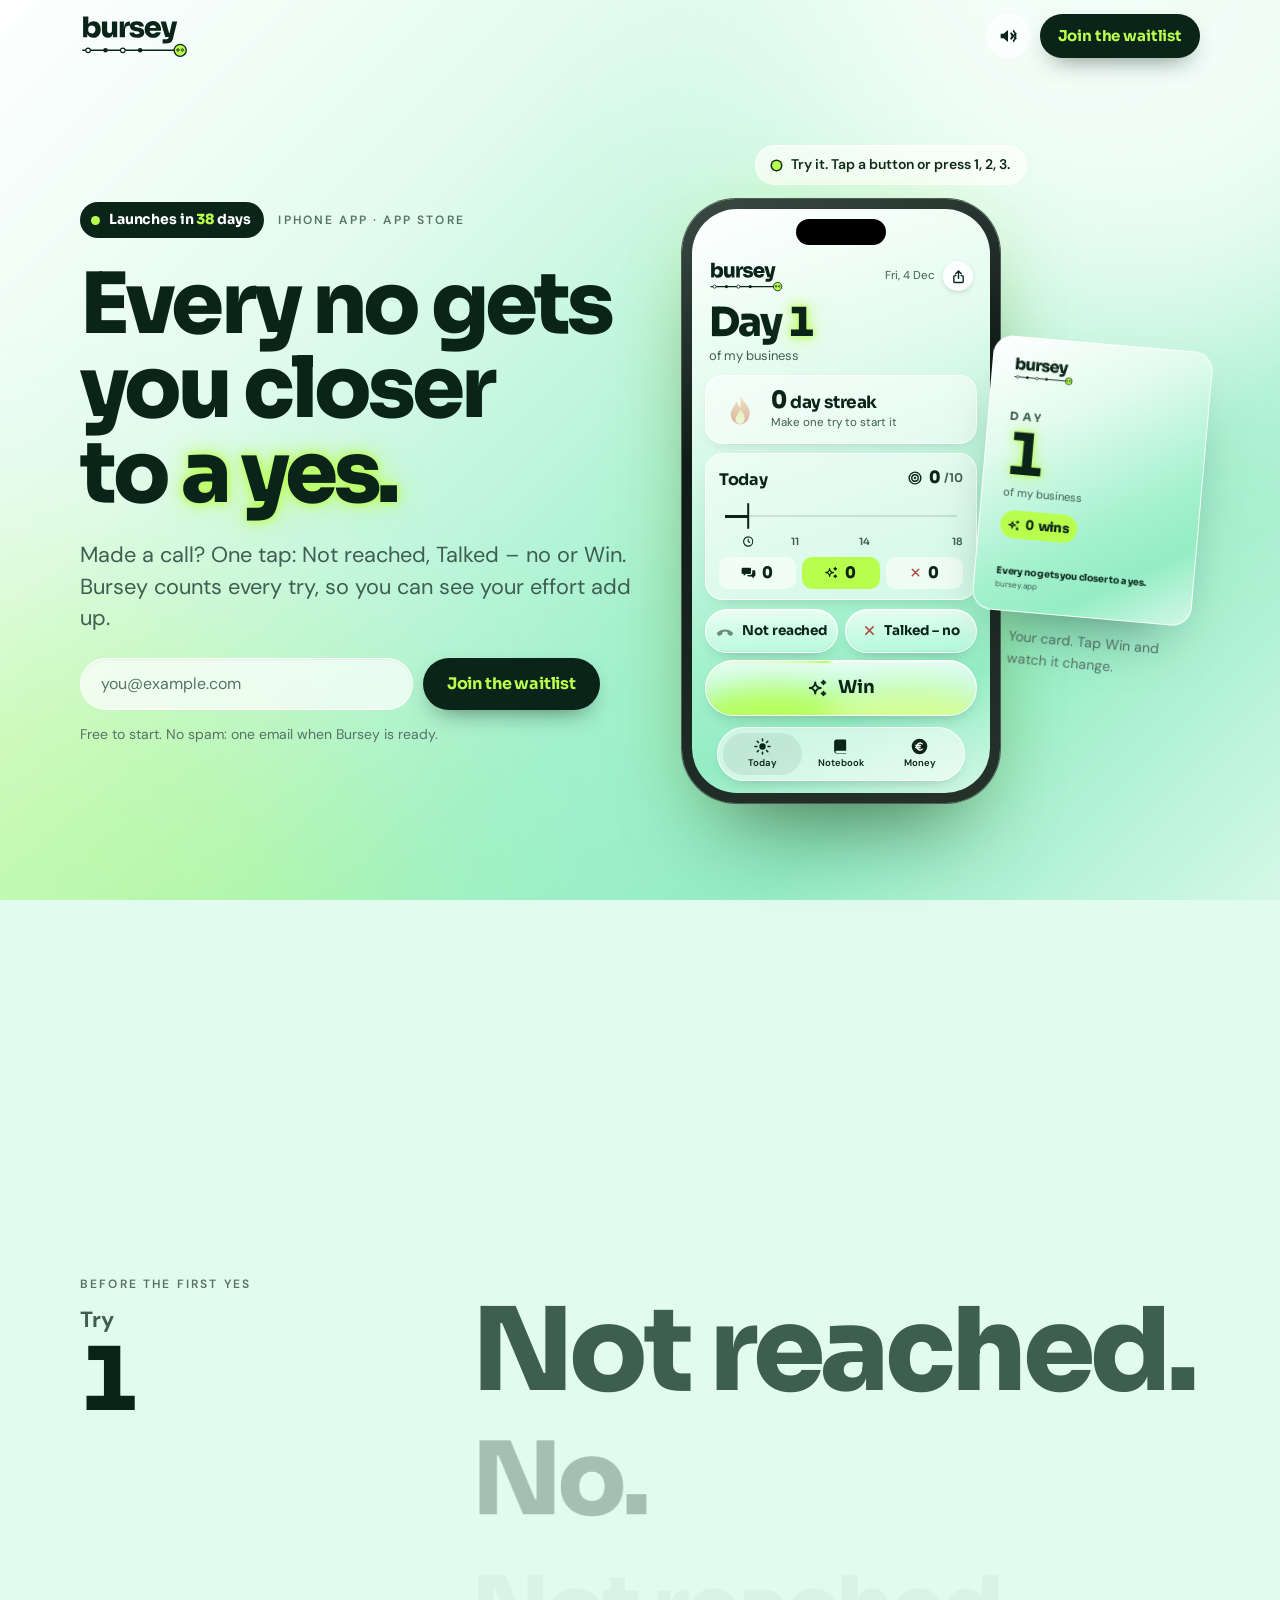
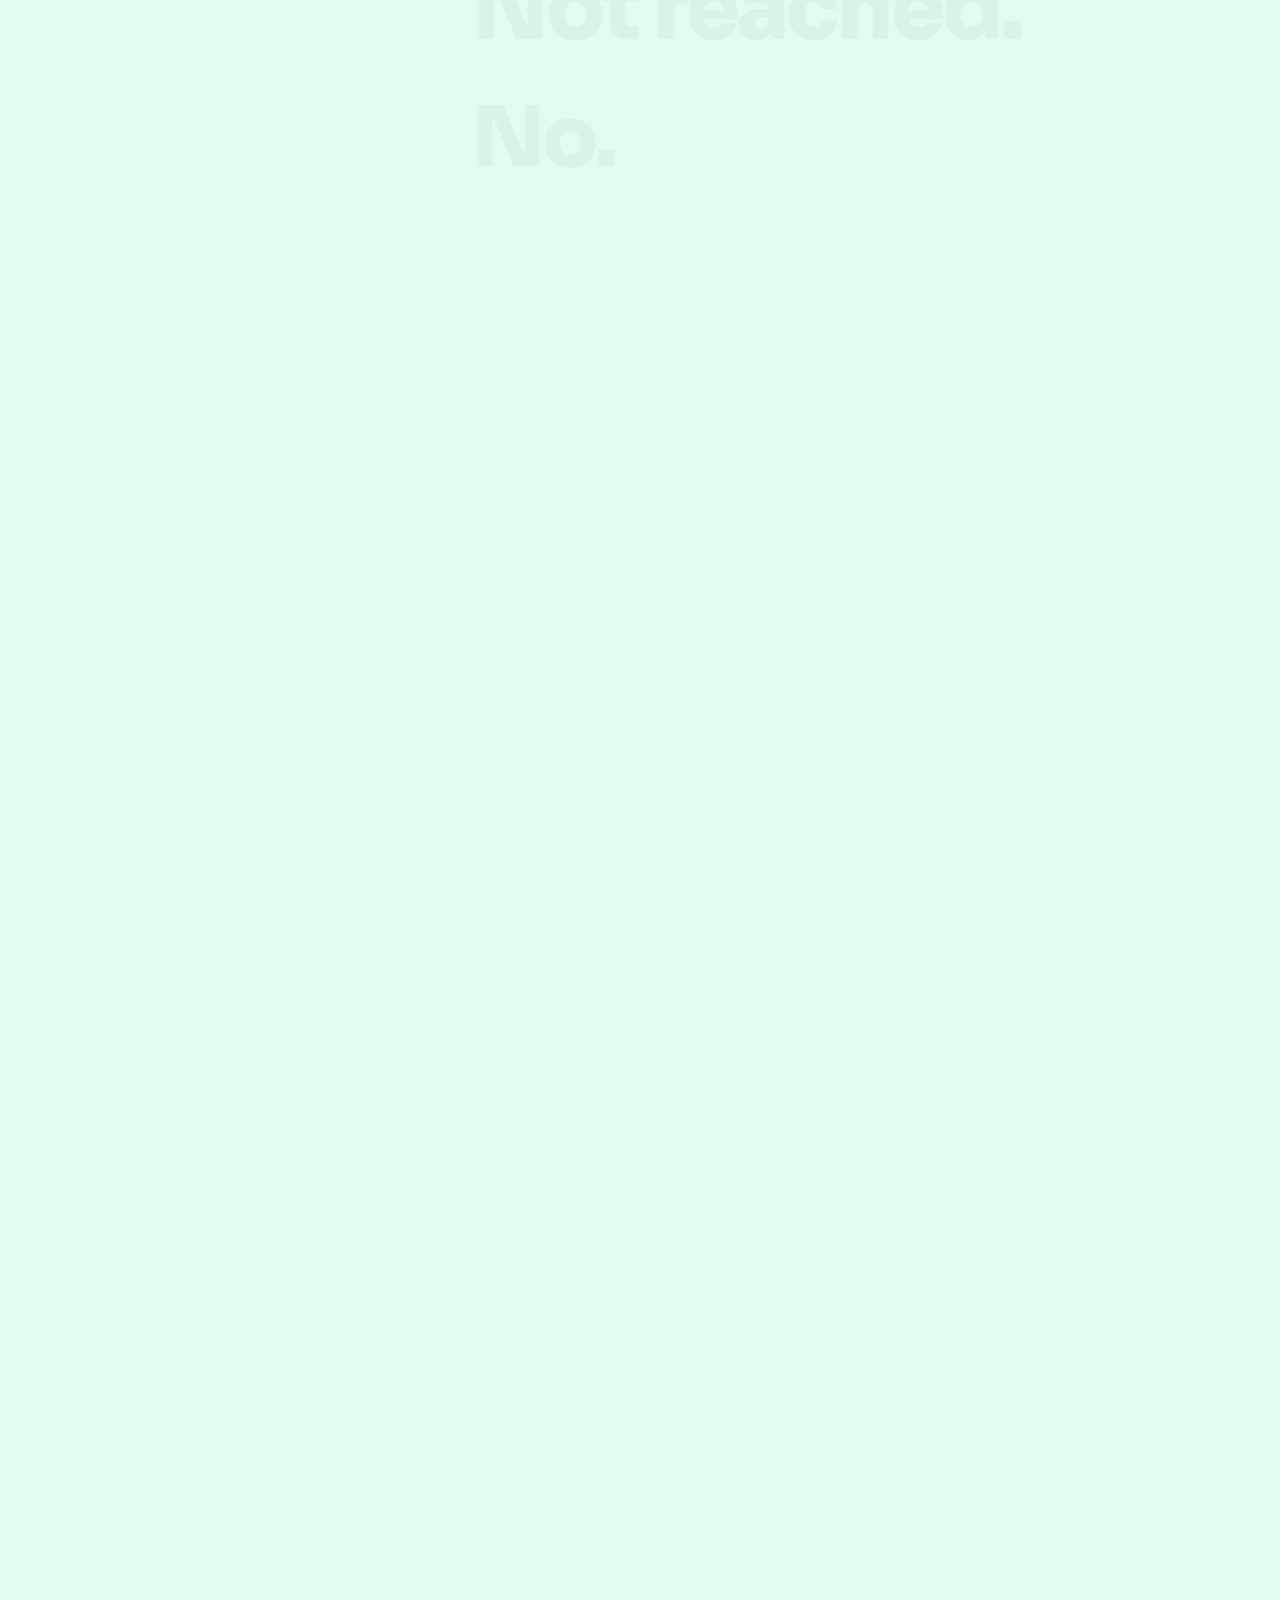
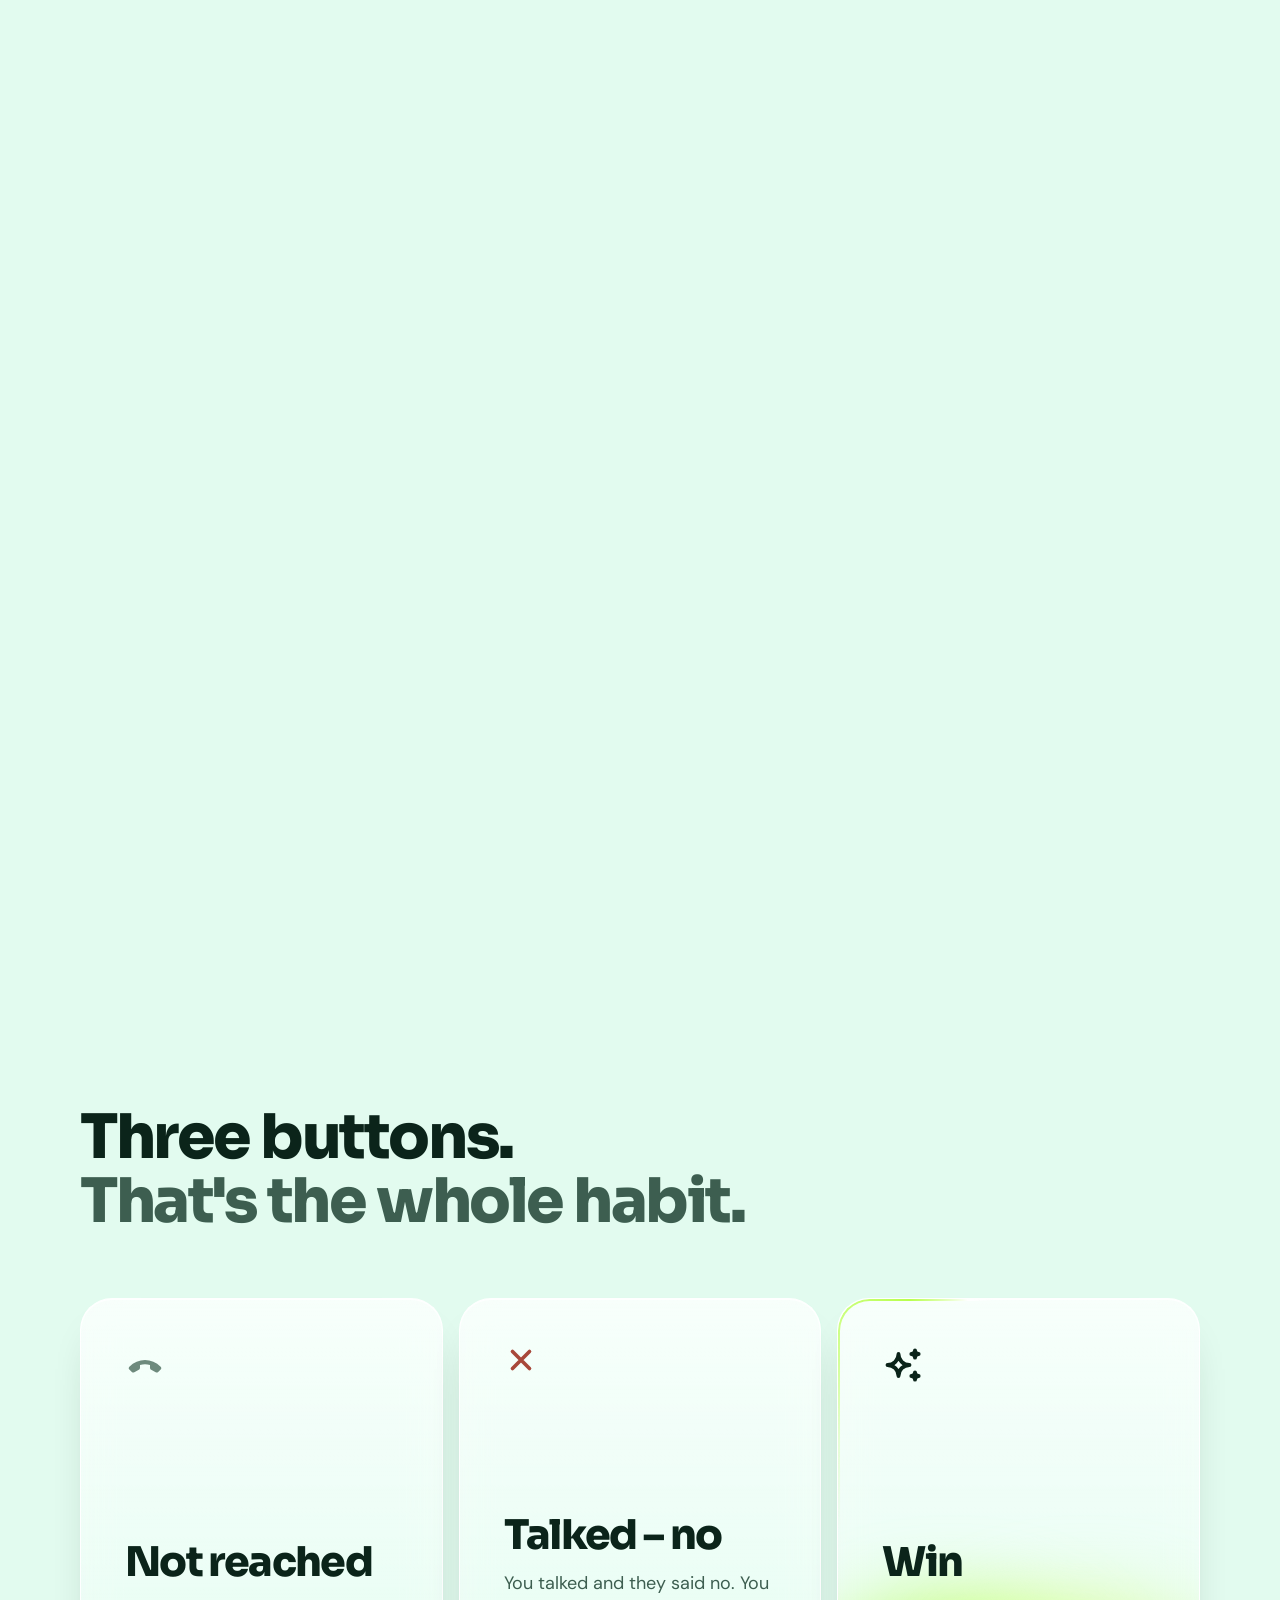
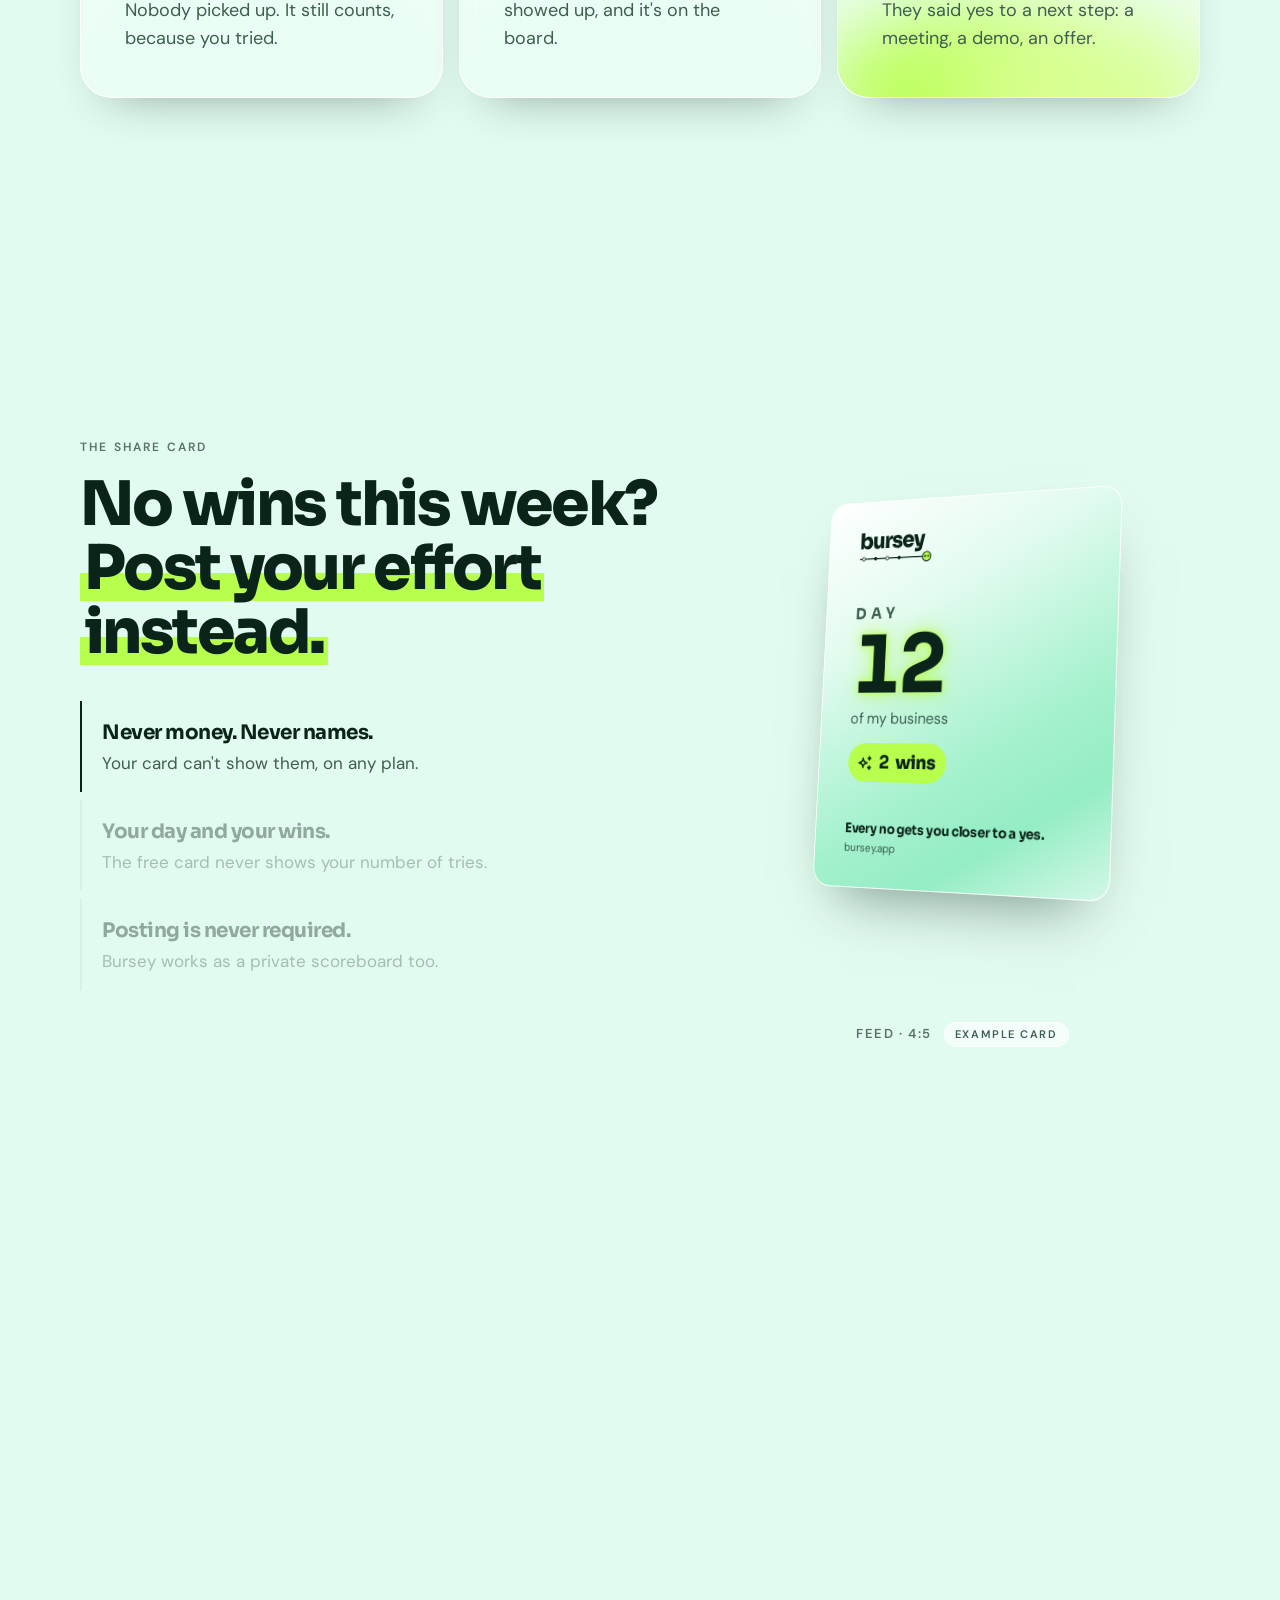
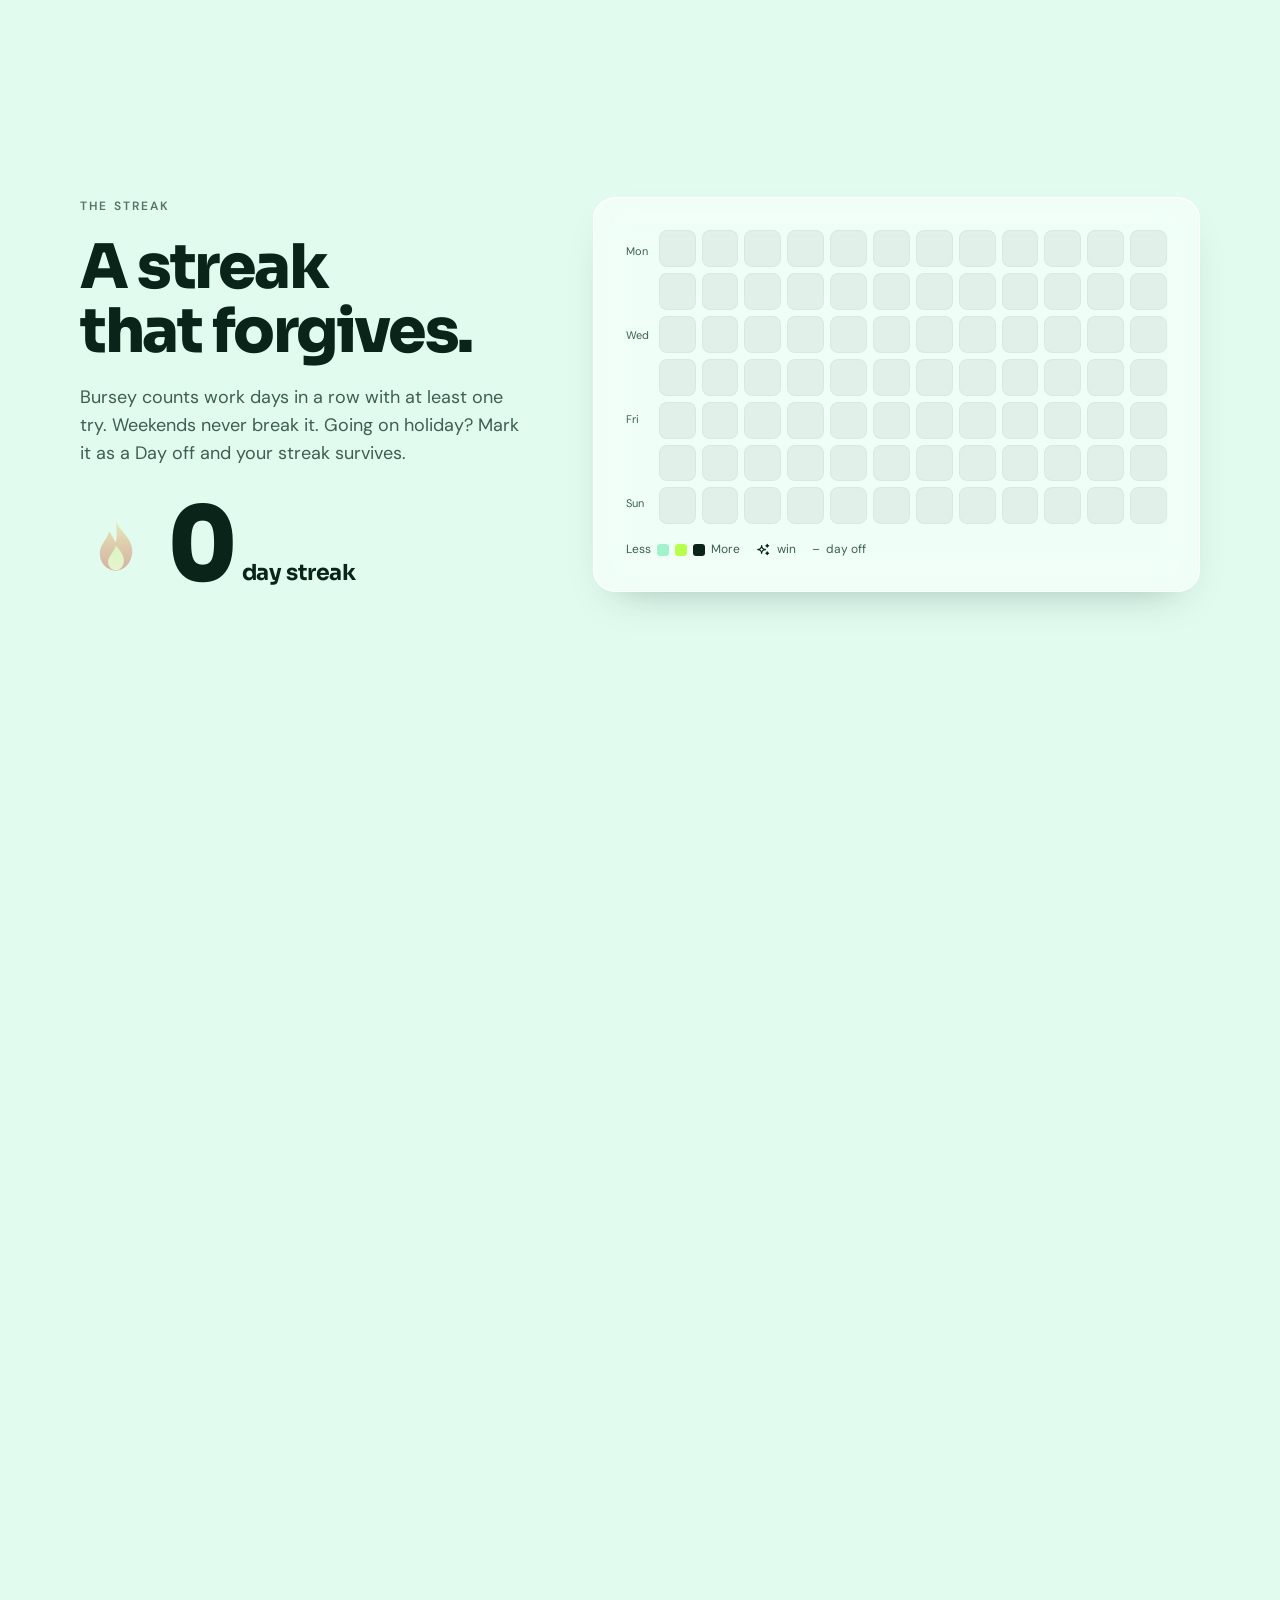
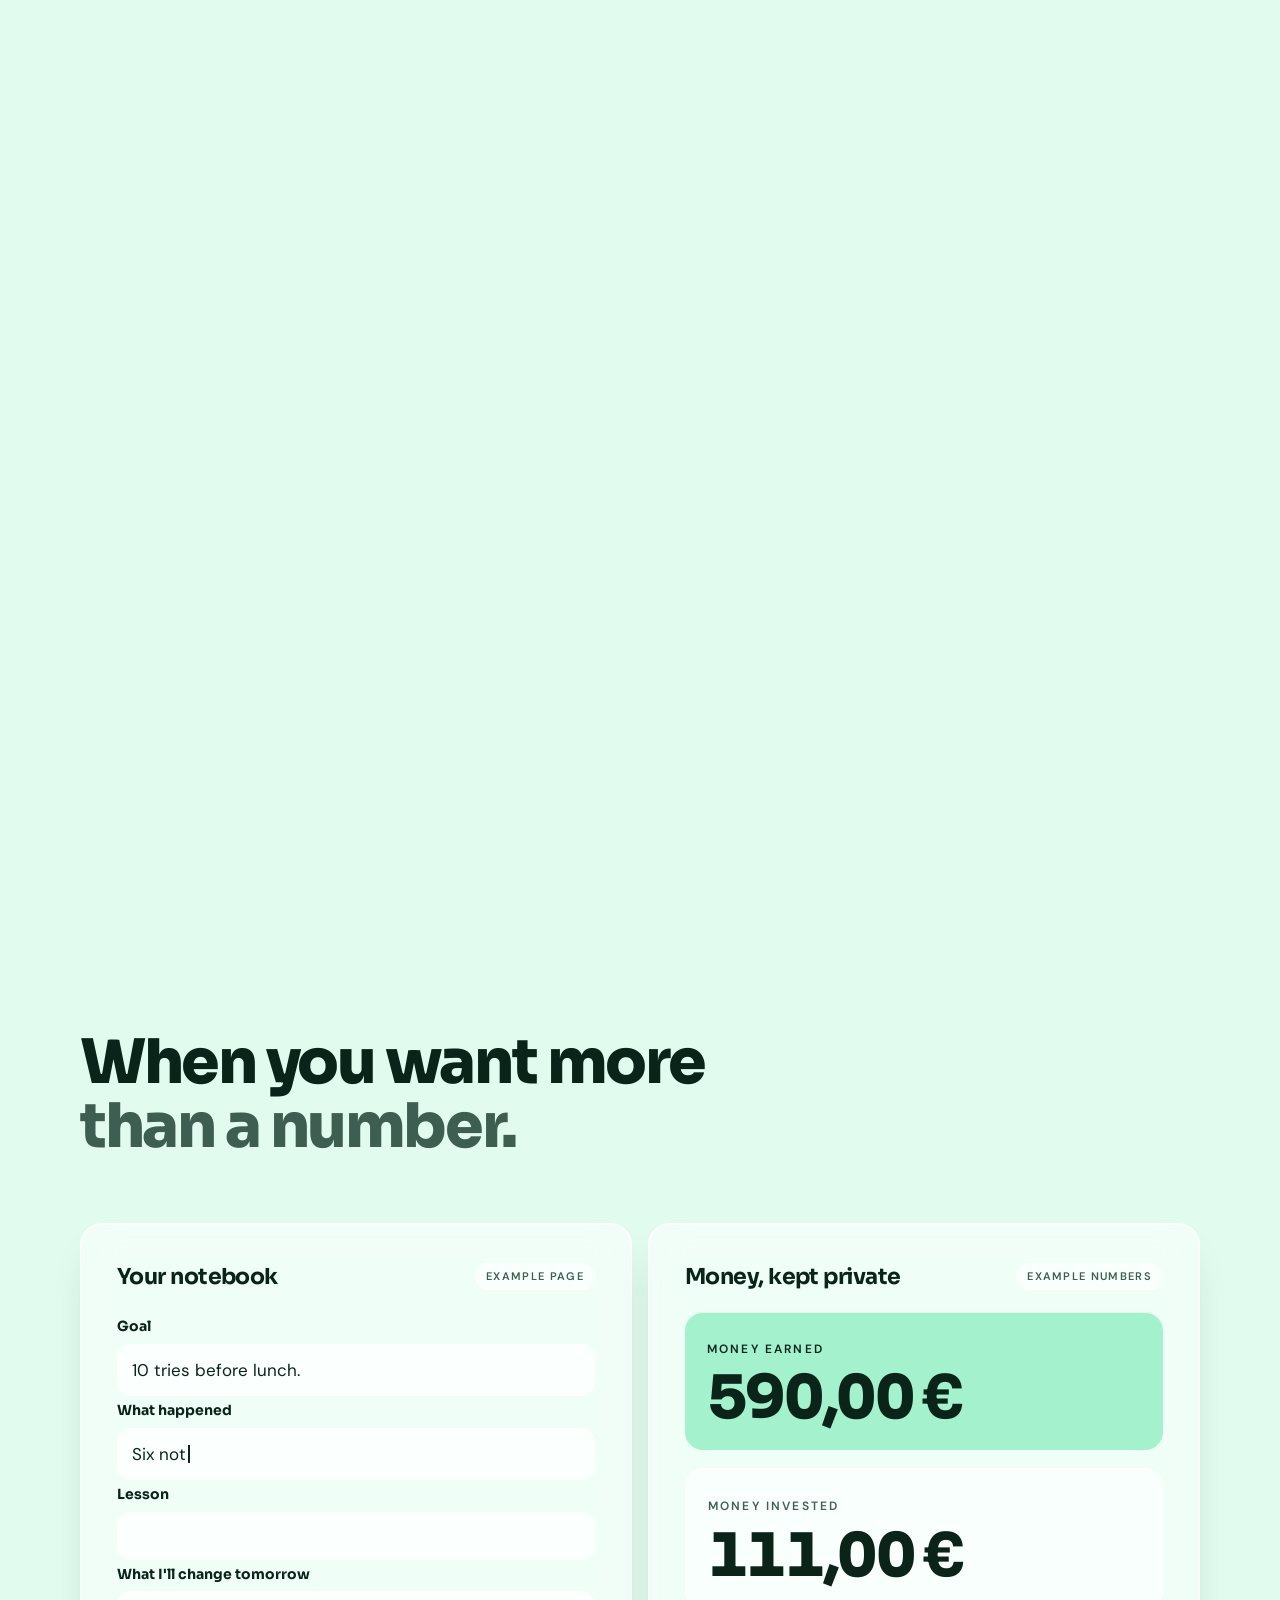
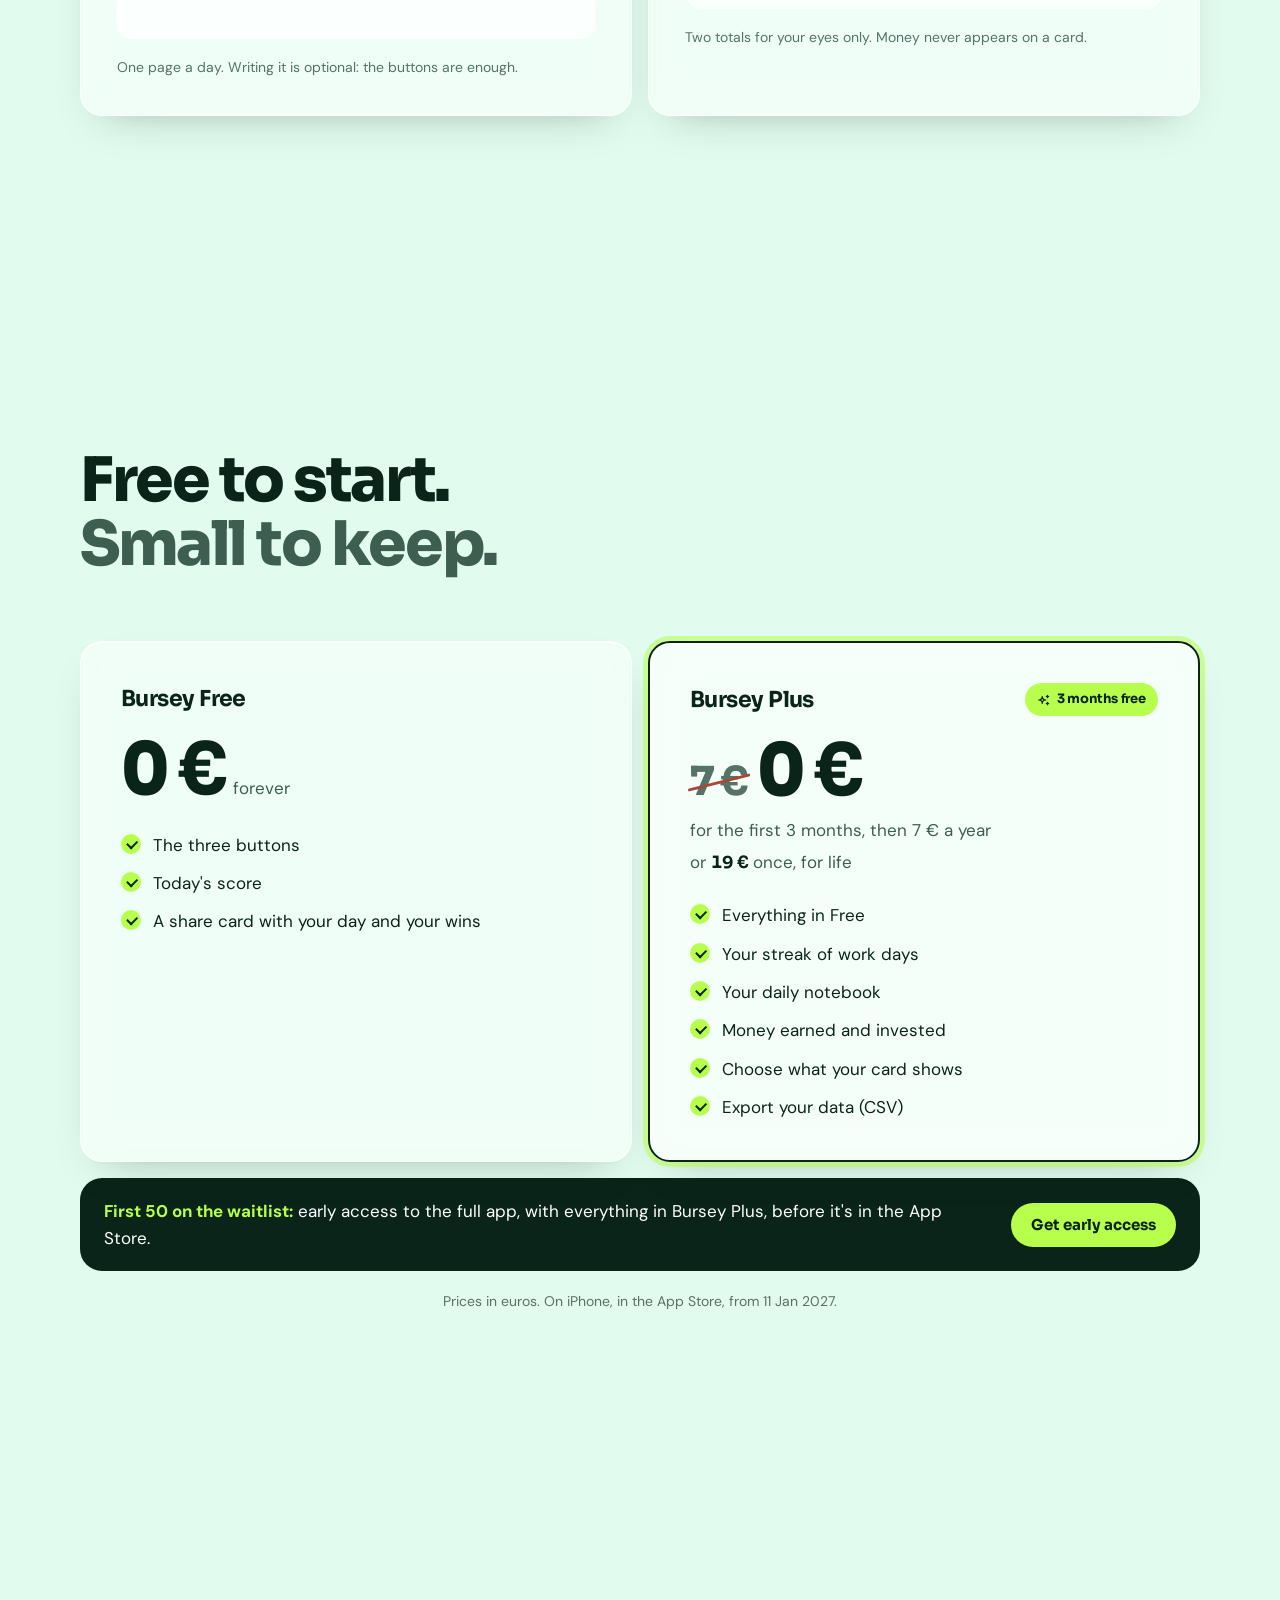
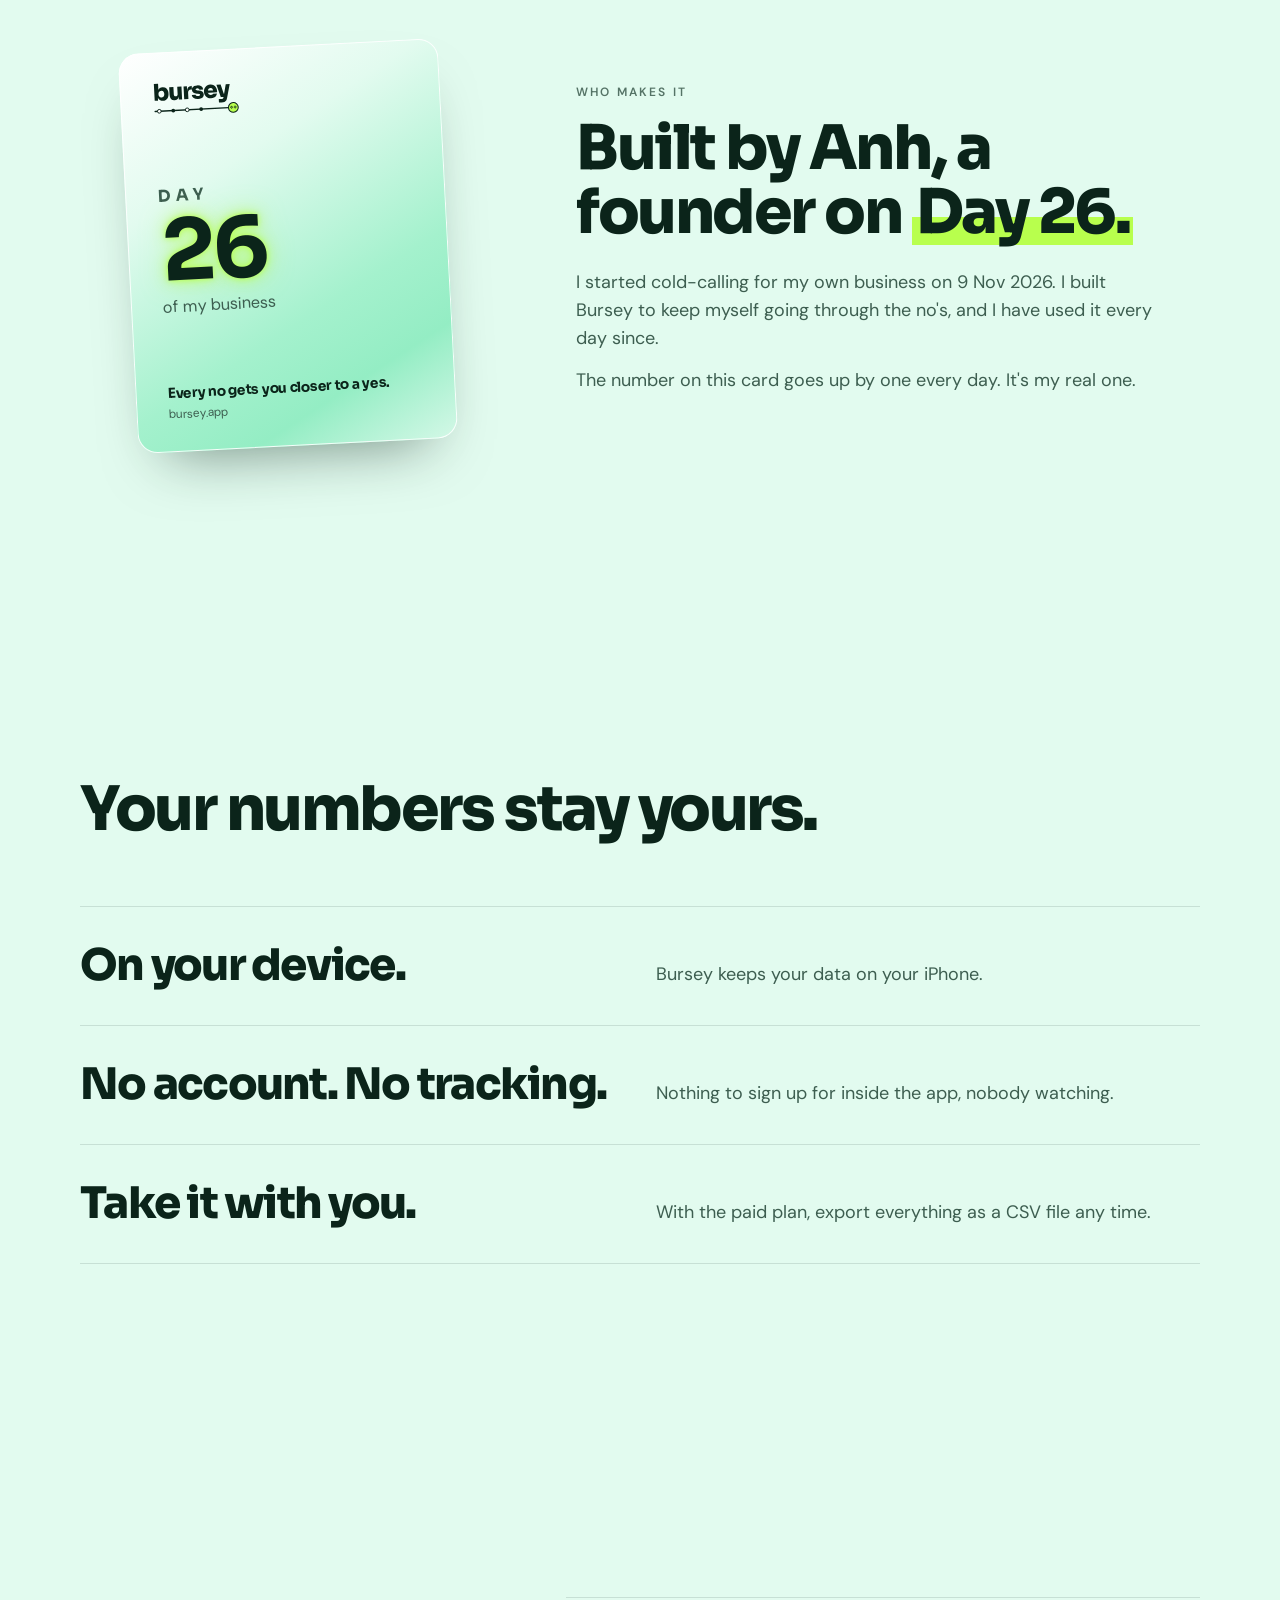
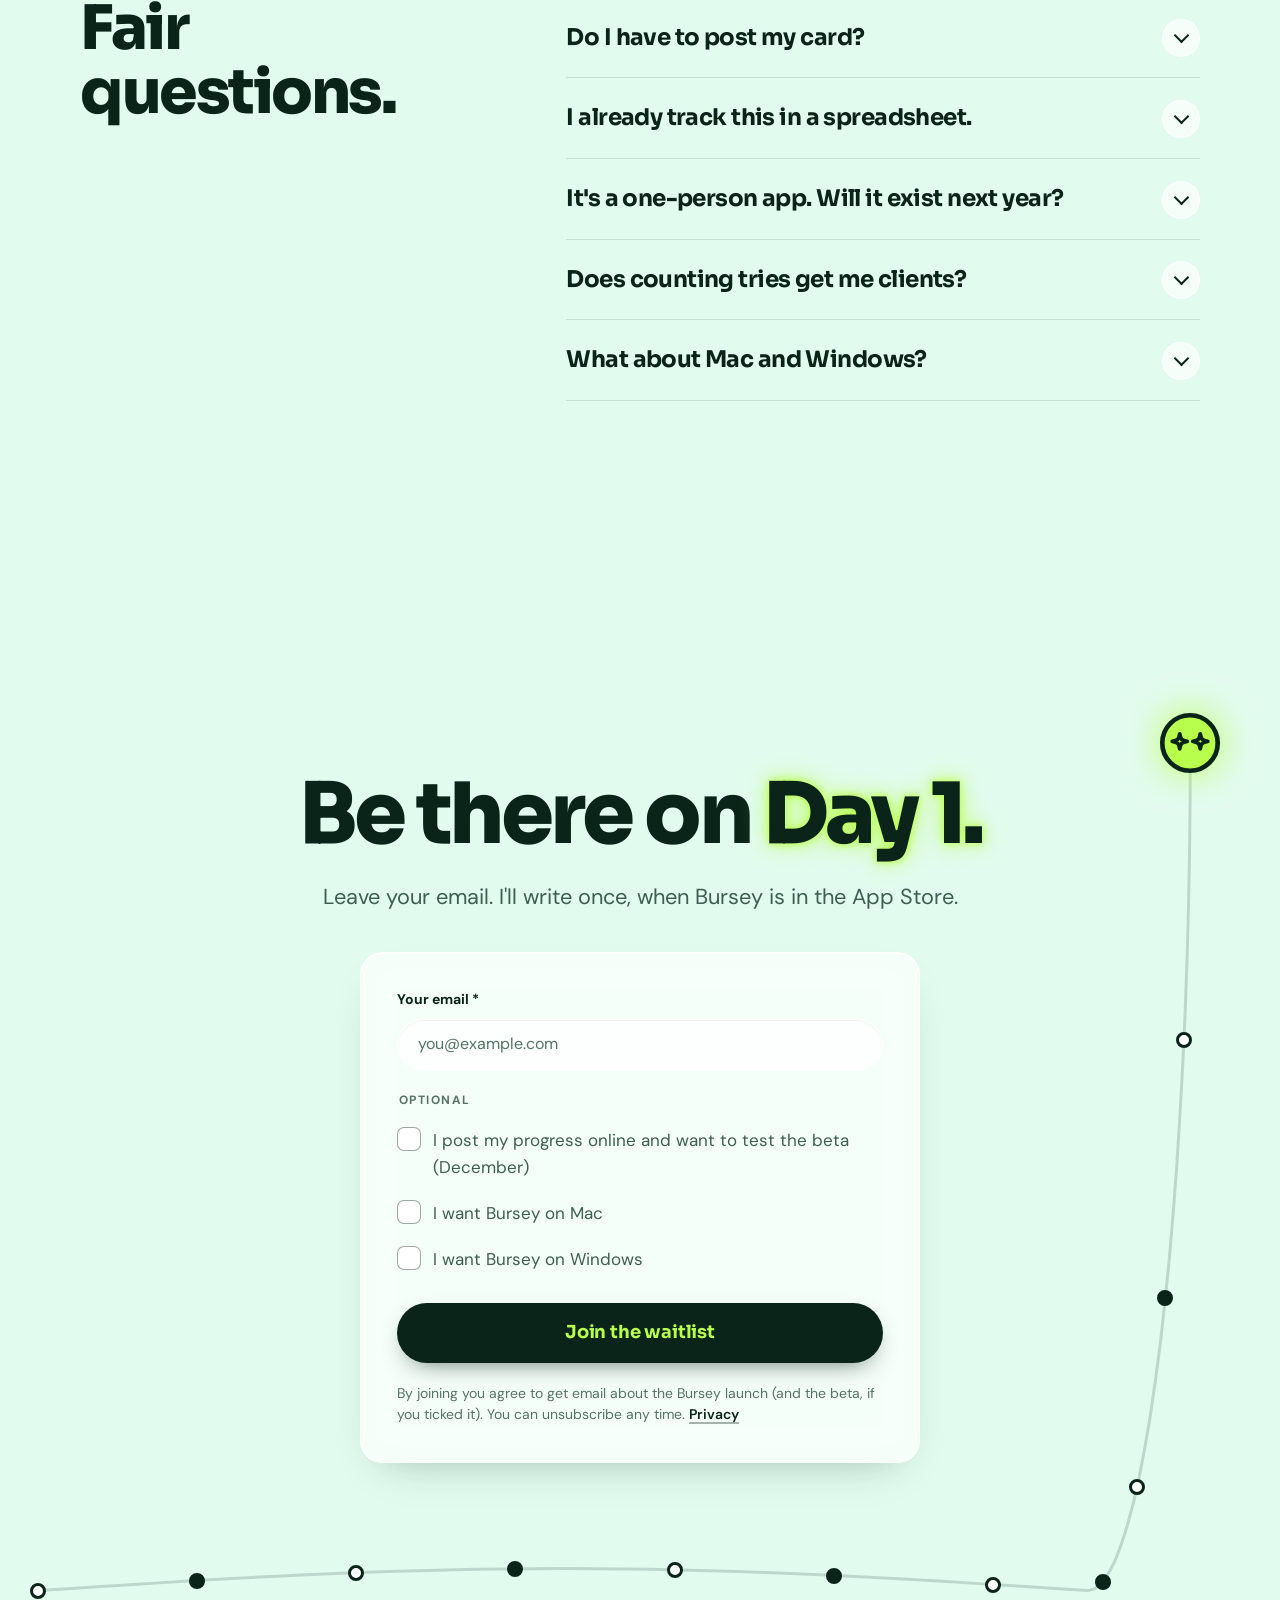
<file: index.html>
<!doctype html>
<html lang="en">
<head>
<meta charset="utf-8">
<meta name="robots" content="noindex">
<meta name="waitlist-mailto" content="anhjuniorle@gmail.com">
<meta name="viewport" content="width=device-width, initial-scale=1">
<title>Bursey: Every no gets you closer to a yes</title>
<meta name="description" content="Bursey is an iPhone app that counts every try. One tap after every call, email or DM: Not reached, No or Win. See your effort add up, and get a card worth posting.">
<meta name="theme-color" content="#E2FBEF">
<link rel="icon" type="image/svg+xml" href="img/icon-small-rounded.svg">
<link rel="apple-touch-icon" href="img/apple-touch-icon.png">
<link rel="preload" href="fonts/DMSans.ttf" as="font" type="font/ttf" crossorigin>
<link rel="preload" href="fonts/Sora.ttf" as="font" type="font/ttf" crossorigin>
<link rel="stylesheet" href="css/style.css?v=1795219319">
</head>
<body>
<a class="skip" href="#main">Skip to content</a>

<div class="ambient" aria-hidden="true"><i class="ambient__violet"></i><i class="ambient__orange"></i></div>
<canvas id="confetti" aria-hidden="true"></canvas>

<svg width="0" height="0" style="position:absolute" aria-hidden="true">
  <defs>
    <symbol id="i-phone" viewBox="0 0 24 24"><path fill="currentColor" d="M2.6 14.2c5.2-5.3 13.6-5.3 18.8 0 .5.5.5 1.200 0 1.700l-1.500 1.500c-.4.4-1 .5-1.500.2l-2.700-1.500c-.4-.2-.7-.7-.7-1.200v-1.700a9.800 9.800 0 0 0-6 0v1.700c0 .5-.3 1-.7 1.200l-2.700 1.500c-.5.3-1.100.2-1.500-.2l-1.500-1.500c-.5-.5-.5-1.200 0-1.700z"/></symbol>
    <symbol id="i-x" viewBox="0 0 24 24"><path fill="none" stroke="currentColor" stroke-width="2.6" stroke-linecap="round" d="M6 6l12 12M18 6L6 18"/></symbol>
    <symbol id="i-star" viewBox="0 0 24 24"><path fill="currentColor" d="M12 2.200l2.900 6.300 6.900.8-5.100 4.700 1.400 6.800L12 17.400 5.900 20.800l1.400-6.800L2.200 9.300l6.900-.8z"/></symbol>
    <symbol id="i-sound" viewBox="0 0 24 24"><path fill="currentColor" d="M4 9.500h3.200L12 5.500v13l-4.800-4H4z"/><path class="waves" fill="none" stroke="currentColor" stroke-width="1.800" stroke-linecap="round" d="M15.500 9a4.200 4.200 0 0 1 0 6M18 6.500a7.700 7.700 0 0 1 0 11"/><path class="slash" fill="none" stroke="currentColor" stroke-width="1.800" stroke-linecap="round" d="M15.500 9.500l5 5M20.500 9.500l-5 5"/></symbol>
    <symbol id="i-sparkles" viewBox="0 0 24 24"><path fill="none" stroke="currentColor" stroke-width="2.1" stroke-linecap="round" stroke-linejoin="round" d="M3 12C6.314 12 9 9.314 9 6C9 9.314 11.686 12 15 12C11.686 12 9 14.686 9 18C9 14.686 6.314 12 3 12Z M16 6C17.105 6 18 5.105 18 4C18 5.105 18.895 6 20 6C18.895 6 18 6.895 18 8C18 6.895 17.105 6 16 6Z M16 18C17.105 18 18 17.105 18 16C18 17.105 18.895 18 20 18C18.895 18 18 18.895 18 20C18 18.895 17.105 18 16 18Z"/></symbol>
    <symbol id="i-sparkle1" viewBox="0 0 24 24"><path d="M3 12C7.97 12 12 7.97 12 3C12 7.97 16.03 12 21 12C16.03 12 12 16.03 12 21C12 16.03 7.97 12 3 12Z"/></symbol>
    <symbol id="i-chat" viewBox="0 0 24 24"><path fill="currentColor" d="M3 4.5h11a2 2 0 0 1 2 2v6a2 2 0 0 1-2 2H8l-3.600 3v-3H3a2 2 0 0 1-2-2v-6a2 2 0 0 1 2-2z"/><path fill="currentColor" d="M18 8.500h3a2 2 0 0 1 2 2v6a2 2 0 0 1-2 2h-.6v3l-3.600-3H12a2 2 0 0 1-2-2v-.5h4.500A3.500 3.500 0 0 0 18 12.500z"/></symbol>
    <symbol id="i-target" viewBox="0 0 24 24"><g fill="none" stroke="currentColor" stroke-width="2.4"><circle cx="12" cy="12" r="10"/><circle cx="12" cy="12" r="5.5"/></g><circle cx="12" cy="12" r="2" fill="currentColor"/></symbol>
    <symbol id="i-clock" viewBox="0 0 24 24"><g fill="none" stroke="currentColor" stroke-width="2.4" stroke-linecap="round"><circle cx="12" cy="12" r="10"/><path d="M12 6.500V12l3.500 2"/></g></symbol>
    <symbol id="i-share" viewBox="0 0 24 24"><g fill="none" stroke="currentColor" stroke-width="2.2" stroke-linecap="round" stroke-linejoin="round"><path d="M12 3v12M7.500 7.500 12 3l4.500 4.500"/><path d="M8 10.500H6a1.500 1.500 0 0 0-1.500 1.500v8A1.500 1.500 0 0 0 6 21.500h12a1.500 1.500 0 0 0 1.500-1.500v-8a1.500 1.500 0 0 0-1.500-1.500h-2"/></g></symbol>
    <symbol id="i-sun" viewBox="0 0 24 24"><circle cx="12" cy="12" r="4.500" fill="currentColor"/><g stroke="currentColor" stroke-width="2.2" stroke-linecap="round"><path d="M12 1.500v2.500M12 20v2.500M1.500 12H4M20 12h2.500M4.600 4.600l1.700 1.700M17.700 17.700l1.700 1.700M4.600 19.400l1.700-1.700M17.700 6.300l1.700-1.700"/></g></symbol>
    <symbol id="i-book" viewBox="0 0 24 24"><path fill="currentColor" d="M6 2h12.500A1.500 1.500 0 0 1 20 3.500V18H6.500a1.500 1.500 0 0 0 0 3H20v1H6.500A3.500 3.500 0 0 1 3 18.500v-13A3.500 3.500 0 0 1 6 2z"/></symbol>
    <symbol id="i-euro" viewBox="0 0 24 24"><circle cx="12" cy="12" r="11" fill="currentColor"/><path fill="none" stroke="#fff" stroke-width="2" stroke-linecap="round" d="M15.800 8.200a4.800 4.800 0 1 0 0 7.600M6.800 10.600h6.400M6.800 13.400h6"/></symbol>
    <linearGradient id="fire-outer" x1="0" y1="1" x2="0" y2="0"><stop offset="0" stop-color="#FF3D1F"/><stop offset=".55" stop-color="#FF8A1F"/><stop offset="1" stop-color="#FFD23F"/></linearGradient>
    <linearGradient id="fire-core" x1="0" y1="1" x2="0" y2="0"><stop offset="0" stop-color="#FFE66B"/><stop offset="1" stop-color="#B8FF4D"/></linearGradient>
    <path id="flame-outer" fill="url(#fire-outer)" d="M50 4C60 28 86 40 81 69C78 90 63 100 50 100C37 100 21 90 19 70C17 51 33 41 37 24C44 34 46 41 50 45C53 30 51 16 50 4Z"/>
    <path id="flame-core" fill="url(#fire-core)" d="M50 52C59 63 67 71 65 84C63 94 57 99 50 99C43 99 36 94 35 85C34 74 44 68 50 52Z"/>
  </defs>
</svg>

<header class="nav" id="nav">
  <div class="wrap nav__in">
    <a class="wordmark" href="#top"><img src="img/wordmark.svg" width="108" height="45" alt="Bursey, back to top"></a>
    <div class="nav__right">
      <button class="iconbtn" id="soundBtn" type="button" aria-pressed="true" aria-label="Sound on">
        <svg width="22" height="22" aria-hidden="true"><use href="#i-sound"/></svg>
      </button>
      <a class="btn btn--brand btn--sm" href="#waitlist">Join the waitlist</a>
    </div>
  </div>
</header>

<main id="main">

<!-- 1. HERO -->
<section class="hero" id="top">
  <div class="wrap hero__grid">
    <div class="hero__copy">
      <p class="launch" data-glide><span class="launch__pill"><i class="launch__dot" aria-hidden="true"></i><span id="launchText">Launches 11 January 2027</span></span><span class="eyebrow">iPhone app · App Store</span></p>
      <h1 data-glide>Every no gets you closer to <span class="grad">a yes.</span></h1>
      <p class="lede" data-glide>Made a call? One tap: Not reached, Talked – no or Win. Bursey counts every try, so you can see your effort add up.</p>
      <form class="join join--inline" data-glide data-waitlist novalidate>
        <label class="sr" for="heroEmail">Your email</label>
        <input id="heroEmail" name="email" type="email" inputmode="email" autocomplete="email" placeholder="you@example.com" required>
        <input class="hp" type="text" name="company" tabindex="-1" autocomplete="off" aria-hidden="true">
        <button class="btn btn--brand" type="submit">Join the waitlist</button>
        <p class="join__msg" role="status" aria-live="polite"></p>
      </form>
      <p class="fine" data-glide>Free to start. No spam: one email when Bursey is ready.</p>
    </div>

    <div class="stage" data-glide>
      <p class="stage__hint" id="stageHint"><span class="dot"></span><span>Try it. Tap a button<span class="keys"> or press 1, 2, 3</span>.</span></p>

      <div class="phone" id="phone">
        <div class="phone__island" aria-hidden="true"></div>
        <div class="phone__screen">
          <div class="p-toast" id="toast" role="status" aria-live="polite" hidden>
            <span id="toastText">Counted: Win</span>
            <button type="button" class="p-toast__undo" id="undoBtn">Undo</button>
          </div>
          <div class="p-top">
            <img class="p-logo" src="img/wordmark.svg" width="78" height="33" alt="Bursey">
            <span class="p-date" id="pDate">Today</span>
            <span class="p-share" aria-hidden="true"><svg width="15" height="15"><use href="#i-share"/></svg></span>
          </div>

          <div class="p-dayline">
            <p class="p-day">Day <b class="p-day__n">1</b></p>
            <p class="p-sub">of my business</p>
          </div>

          <div class="p-card p-streak" id="pStreakCard">
            <span class="flame is-out" id="pFlame" aria-hidden="true">
              <i class="flame__glow"></i>
              <svg class="flame__fire" viewBox="0 0 100 104"><use href="#flame-outer"/><use href="#flame-core"/></svg>
            </span>
            <div>
              <p class="p-streak__big"><b id="pStreakN">0</b> <span id="pStreakWord">day streak</span></p>
              <p class="p-streak__best" id="pStreakBest">Make one try to start it</p>
            </div>
          </div>

          <div class="p-card p-today">
            <div class="p-today__head">
              <p class="p-today__title">Today</p>
              <p class="p-goal"><svg width="14" height="14" aria-hidden="true"><use href="#i-target"/></svg><b id="pCount">0</b><span>/10</span></p>
            </div>
            <div class="tl" id="timeline" aria-hidden="true">
              <i class="tl__track"></i><i class="tl__done" id="tlDone"></i>
              <i class="tl__now" id="tlNow"></i>
              <div class="tl__dots" id="tlDots"></div>
            </div>
            <div class="tl__hours" id="tlHours" aria-hidden="true"><span data-f="0">08</span><span data-f=".3">11</span><span data-f=".6">14</span><span data-f="1">18</span><span id="tlClock"><svg width="11" height="11"><use href="#i-clock"/></svg></span></div>
            <div class="chips">
              <span class="chip" title="Conversations"><svg width="15" height="15" aria-hidden="true"><use href="#i-chat"/></svg><b id="tTalks">0</b><span class="sr"> conversations</span></span>
              <span class="chip chip--win" title="Wins"><svg width="15" height="15" aria-hidden="true"><use href="#i-sparkles"/></svg><b id="tWins">0</b><span class="sr"> wins</span></span>
              <span class="chip chip--no" title="No's"><svg width="13" height="13" aria-hidden="true"><use href="#i-x"/></svg><b id="tLosses">0</b><span class="sr"> no's</span></span>
            </div>
          </div>


          <div class="p-btns">
            <button type="button" class="try try--nr" data-try="notReached"><svg width="20" height="20" aria-hidden="true"><use href="#i-phone"/></svg><span>Not reached</span></button>
            <button type="button" class="try try--no" data-try="loss"><svg width="15" height="15" aria-hidden="true"><use href="#i-x"/></svg><span>Talked – no</span></button>
            <button type="button" class="try try--win" data-try="win">
              <i class="win__blob win__blob--a" aria-hidden="true"></i><i class="win__blob win__blob--b" aria-hidden="true"></i>
              <i class="win__edge" aria-hidden="true"></i>
              <svg width="22" height="22" aria-hidden="true"><use href="#i-sparkles"/></svg><span>Win</span>
            </button>
          </div>

          <div class="p-tabs" aria-hidden="true">
            <span class="is-on"><svg width="17" height="17"><use href="#i-sun"/></svg>Today</span>
            <span><svg width="17" height="17"><use href="#i-book"/></svg>Notebook</span>
            <span><svg width="17" height="17"><use href="#i-euro"/></svg>Money</span>
          </div>
        </div>
      </div>

      <figure class="stage__card">
        <div class="share share--feed" id="heroCard">
          <img class="share__logo" src="img/wordmark.svg" width="120" height="50" alt="">
          <div class="share__body">
            <p class="share__lbl">Day</p>
            <p class="share__num"><b>1</b></p>
            <p class="share__sub">of my business</p>
            <p class="share__wins"><svg aria-hidden="true"><use href="#i-sparkles"/></svg><b id="cWins">0</b> <span id="cWinsLbl">wins</span></p>
          </div>
          <div class="share__foot"><p class="share__tag">Every no gets you closer to a yes.</p><p class="share__url">bursey.app</p></div>
        </div>
        <figcaption id="cardCap">Your card. Tap Win and watch it change.</figcaption>
      </figure>
      <p class="sr" id="live" role="status" aria-live="polite"></p>
    </div>
  </div>
</section>

<!-- 2. THE NO'S -->
<section class="nos" id="nos" aria-labelledby="nosH">
  <div class="nos__pin">
    <div class="wrap nos__in">
      <div class="nos__side">
        <p class="eyebrow">Before the first yes</p>
        <h2 id="nosH" class="sr">The no's before the first yes</h2>
        <p class="nos__count"><span>Try</span> <b id="nosNum">1</b></p>
      </div>
      <ol class="nos__list" id="nosList">
        <li>Not reached.</li><li>No.</li><li>Not reached.</li><li>No.</li><li>No.</li>
        <li>Not reached.</li><li>No.</li><li>Not reached.</li><li>No.</li><li>No.</li>
        <li>No.</li><li>Not reached.</li><li>No.</li><li>No.</li><li class="is-win"><span class="nos__win">Win.<svg class="nos__spark" aria-hidden="true"><use href="#i-sparkles"/></svg></span></li>
      </ol>
      <p class="nos__end" id="nosEnd">Most people stop somewhere in here.<br>Bursey shows you how far you have already come.</p>
    </div>
  </div>
</section>

<!-- 3. THREE BUTTONS -->
<section class="sec three" aria-labelledby="threeH">
  <div class="wrap">
    <h2 id="threeH" class="h2" data-glide>Three buttons.<br><span class="dim">That's the whole habit.</span></h2>
    <div class="three__grid">
      <article class="big big--nr" data-glide>
        <svg width="40" height="40" aria-hidden="true"><use href="#i-phone"/></svg>
        <h3>Not reached</h3>
        <p>Nobody picked up. It still counts, because you tried.</p>
      </article>
      <article class="big big--no" data-glide>
        <svg width="34" height="34" aria-hidden="true"><use href="#i-x"/></svg>
        <h3>Talked – no</h3>
        <p>You talked and they said no. You showed up, and it's on the board.</p>
      </article>
      <article class="big big--win" data-glide>
        <i class="win__blob win__blob--a" aria-hidden="true"></i><i class="win__blob win__blob--b" aria-hidden="true"></i><i class="win__edge" aria-hidden="true"></i>
        <svg width="44" height="44" aria-hidden="true"><use href="#i-sparkles"/></svg>
        <h3>Win</h3>
        <p>They said yes to a next step: a meeting, a demo, an offer.</p>
      </article>
    </div>
  </div>
</section>

<!-- 4. THE CARD -->
<section class="cardsec" id="card" aria-labelledby="cardH">
  <div class="cardsec__pin">
    <div class="wrap cardsec__in">
      <div class="cardsec__copy">
        <p class="eyebrow">The share card</p>
        <h2 id="cardH" class="h2">No wins this week?<br><span class="grad">Post your effort instead.</span></h2>
        <ul class="facts" id="facts">
          <li class="is-on"><b>Never money. Never names.</b><span>Your card can't show them, on any plan.</span></li>
          <li><b>Your day and your wins.</b><span>The free card never shows your number of tries.</span></li>
          <li><b>Posting is never required.</b><span>Bursey works as a private scoreboard too.</span></li>
        </ul>
      </div>
      <div class="flipwrap">
        <div class="flip" id="flip">
          <div class="flip__face flip__face--front">
            <div class="share share--feed">
              <img class="share__logo" src="img/wordmark.svg" width="120" height="50" alt="">
              <div class="share__body"><p class="share__lbl">Day</p><p class="share__num"><b>12</b></p><p class="share__sub">of my business</p><p class="share__wins"><svg aria-hidden="true"><use href="#i-sparkles"/></svg><b>2</b> wins</p></div>
              <div class="share__foot"><p class="share__tag">Every no gets you closer to a yes.</p><p class="share__url">bursey.app</p></div>
            </div>
          </div>
          <div class="flip__face flip__face--back">
            <div class="share share--story">
              <img class="share__logo" src="img/wordmark.svg" width="120" height="50" alt="">
              <div class="share__body"><p class="share__lbl">Day</p><p class="share__num"><b>12</b></p><p class="share__sub">of my business</p><p class="share__wins"><svg aria-hidden="true"><use href="#i-sparkles"/></svg><b>2</b> wins</p></div>
              <div class="share__foot"><p class="share__tag">Every no gets you closer to a yes.</p><p class="share__url">bursey.app</p></div>
            </div>
          </div>
        </div>
        <p class="flip__lbl"><span id="flipLbl">Feed · 4:5</span><span class="flip__ex">Example card</span></p>
      </div>
    </div>
  </div>
</section>

<!-- 5. STREAK -->
<section class="streak" id="streak" aria-labelledby="streakH">
  <div class="streak__pin">
    <div class="wrap streak__in">
      <div class="streak__copy">
        <p class="eyebrow">The streak</p>
        <h2 id="streakH" class="h2">A streak that forgives.</h2>
        <p class="body">Bursey counts work days in a row with at least one try. Weekends never break it. Going on holiday? Mark it as a Day off and your streak survives.</p>
        <p class="streak__num"><span class="flame flame--lg" aria-hidden="true"><i class="flame__glow"></i><svg class="flame__fire" viewBox="0 0 100 104"><use href="#flame-outer"/><use href="#flame-core"/></svg></span><b id="streakNum">0</b><span>day streak</span></p>
      </div>
      <div class="map card" aria-hidden="true">
        <div class="map__rows"><span>Mon</span><span></span><span>Wed</span><span></span><span>Fri</span><span></span><span>Sun</span></div>
        <div class="map__grid" id="mapGrid"></div>
        <p class="map__legend"><span>Less</span><i class="lv1"></i><i class="lv2"></i><i class="lv3"></i><span>More</span><svg class="dotwin" viewBox="0 0 24 24" aria-hidden="true"><use href="#i-sparkles"/></svg><span>win</span><em>–</em><span>day off</span></p>
      </div>
    </div>
  </div>
</section>

<!-- 6. THE REST -->
<section class="sec rest" aria-labelledby="restH">
  <div class="wrap">
    <h2 id="restH" class="h2" data-glide>When you want more<br><span class="dim">than a number.</span></h2>
    <div class="rest__grid">
      <article class="card note" data-glide id="note">
        <header><h3>Your notebook</h3><span class="tag">Example page</span></header>
        <dl>
          <dt>Goal</dt><dd data-type="10 tries before lunch."></dd>
          <dt>What happened</dt><dd data-type="Six not reached. Three no's. One demo booked."></dd>
          <dt>Lesson</dt><dd data-type="Calling before 10 works better than after lunch."></dd>
          <dt>What I'll change tomorrow</dt><dd data-type="Start at 9."></dd>
        </dl>
        <p class="fine">One page a day. Writing it is optional: the buttons are enough.</p>
      </article>
      <article class="card money" data-glide>
        <header><h3>Money, kept private</h3><span class="tag">Example numbers</span></header>
        <div class="money__row money__row--earned">
          <span class="lbl">Money earned</span>
          <b data-euro="590">0,00 €</b>
        </div>
        <div class="money__row money__row--invested">
          <span class="lbl">Money invested</span>
          <b data-euro="111">0,00 €</b>
        </div>
        <p class="fine">Two totals for your eyes only. Money never appears on a card.</p>
      </article>
    </div>
  </div>
</section>

<!-- 7. FREE AND PAID -->
<section class="sec plans" aria-labelledby="plansH">
  <div class="wrap">
    <h2 id="plansH" class="h2" data-glide>Free to start.<br><span class="dim">Small to keep.</span></h2>
    <div class="plans__grid">
      <article class="card plan" data-glide>
        <h3>Bursey Free</h3>
        <p class="plan__price"><b>0 €</b><span>forever</span></p>
        <ul>
          <li>The three buttons</li>
          <li>Today's score</li>
          <li>A share card with your day and your wins</li>
        </ul>
      </article>
      <article class="card plan plan--paid" data-glide>
        <div class="plan__head"><h3>Bursey Plus</h3><span class="plan__badge"><svg width="14" height="14" aria-hidden="true"><use href="#i-sparkles"/></svg>3 months free</span></div>
        <p class="plan__price"><s class="plan__was" aria-label="was 7 euros">7 €</s><b>0 €</b><span>for the first 3 months, then 7 € a year</span></p>
        <p class="plan__or">or <b>19 €</b> once, for life</p>
        <ul>
          <li>Everything in Free</li>
          <li>Your streak of work days</li>
          <li>Your daily notebook</li>
          <li>Money earned and invested</li>
          <li>Choose what your card shows</li>
          <li>Export your data (CSV)</li>
        </ul>
      </article>
    </div>
    <div class="founding" data-glide><p><b>First 50 on the waitlist:</b> early access to the full app, with everything in Bursey Plus, before it's in the App Store.</p><a class="founding__cta" href="#waitlist">Get early access</a></div>
    <p class="fine center" data-glide>Prices in euros. On iPhone, in the App Store, from 11 Jan 2027.</p>
  </div>
</section>

<!-- 8. FOUNDER -->
<section class="sec founder" aria-labelledby="founderH">
  <div class="wrap founder__grid">
    <div class="founder__card" data-glide>
      <div class="share share--feed" id="founderCard">
        <img class="share__logo" src="img/wordmark.svg" width="120" height="50" alt="">
        <div class="share__body">
          <p class="share__lbl">Day</p><p class="share__num"><b data-dayn>1</b></p><p class="share__sub">of my business</p>
          <p class="share__wins" id="founderWins" hidden><svg aria-hidden="true"><use href="#i-sparkles"/></svg><b></b> <span>wins</span></p>
        </div>
        <div class="share__foot"><p class="share__tag">Every no gets you closer to a yes.</p><p class="share__url">bursey.app</p></div>
      </div>
    </div>
    <div>
      <p class="eyebrow" data-glide>Who makes it</p>
      <h2 id="founderH" class="h2" data-glide>Built by Anh, a founder on <span class="grad">Day <span data-dayn>1</span>.</span></h2>
      <p class="body" data-glide>I started cold-calling for my own business on 9 Nov 2026. I built Bursey to keep myself going through the no's, and I have used it every day since.</p>
      <p class="body" data-glide>The number on this card goes up by one every day. It's my real one.</p>
      <p data-glide><a class="link" id="seriesLink" href="#" hidden>Watch “How many no's?”, my street interviews</a></p>
    </div>
  </div>
</section>

<!-- 9. PRIVATE -->
<section class="sec private" aria-labelledby="privH">
  <div class="wrap">
    <h2 id="privH" class="h2" data-glide>Your numbers stay yours.</h2>
    <ol class="rows">
      <li data-glide><b>On your device.</b><span>Bursey keeps your data on your iPhone.</span></li>
      <li data-glide><b>No account. No tracking.</b><span>Nothing to sign up for inside the app, nobody watching.</span></li>
      <li data-glide><b>Take it with you.</b><span>With the paid plan, export everything as a CSV file any time.</span></li>
    </ol>
  </div>
</section>

<!-- 10. QUESTIONS -->
<section class="sec faq" aria-labelledby="faqH">
  <div class="wrap faq__in">
    <h2 id="faqH" class="h2" data-glide>Fair questions.</h2>
    <div class="faq__list">
      <details data-glide><summary>Do I have to post my card?</summary><p>No. Posting is never required. Bursey works as a private scoreboard too.</p></details>
      <details data-glide><summary>I already track this in a spreadsheet.</summary><p>Then keep it. Bursey isn't a CRM and doesn't store your contacts. It is one tap per try, a streak and a card. And with the paid plan your data exports as a CSV file.</p></details>
      <details data-glide><summary>It's a one-person app. Will it exist next year?</summary><p>I can't promise the future. What I can say: your data lives on your device, the paid plan can export it, and I use Bursey myself every day.</p></details>
      <details data-glide><summary>Does counting tries get me clients?</summary><p>No app can promise that. Bursey shows you how much you really did, and helps you keep doing it on the days nothing lands.</p></details>
      <details data-glide><summary>What about Mac and Windows?</summary><p>iPhone comes first. Mac and Windows are planned as a download from this site, with no date yet. Tick the box below so I know you want it.</p></details>
    </div>
  </div>
</section>

<!-- 11. WAITLIST -->
<section class="waitlist" id="waitlist" aria-labelledby="waitH">
  <div class="steps" aria-hidden="true" id="steps"></div>
  <div class="wrap waitlist__in">
    <h2 id="waitH" class="h1" data-glide>Be there on <span class="grad">Day 1.</span></h2>
    <p class="lede center" data-glide>Leave your email. I'll write once, when Bursey is in the App Store.</p>
    <form class="join join--full card" data-glide data-waitlist novalidate>
      <div class="field">
        <label for="wlEmail">Your email <span aria-hidden="true">*</span></label>
        <input id="wlEmail" name="email" type="email" inputmode="email" autocomplete="email" placeholder="you@example.com" required aria-describedby="wlErr">
        <p class="field__err" id="wlErr" role="alert"></p>
      </div>
      <input class="hp" type="text" name="company" tabindex="-1" autocomplete="off" aria-hidden="true">
      <fieldset>
        <legend>Optional</legend>
        <label class="check"><input type="checkbox" name="beta"><span>I post my progress online and want to test the beta (December)</span></label>
        <label class="check"><input type="checkbox" name="mac"><span>I want Bursey on Mac</span></label>
        <label class="check"><input type="checkbox" name="windows"><span>I want Bursey on Windows</span></label>
      </fieldset>
      <button class="btn btn--brand btn--lg" type="submit">Join the waitlist</button>
      <p class="join__msg" role="status" aria-live="polite"></p>
      <p class="fine">By joining you agree to get email about the Bursey launch (and the beta, if you ticked it). You can unsubscribe any time. <a class="link" href="datenschutz.html">Privacy</a></p>
    </form>
  </div>
</section>

</main>

<footer class="foot">
  <div class="wrap foot__in">
    <img class="foot__mark" src="img/wordmark.svg" width="132" height="55" alt="">
    <p>Bursey. Built by Anh.</p>
    <nav aria-label="Legal"><a href="impressum.html">Impressum</a><a href="datenschutz.html">Privacy</a></nav>
  </div>
</footer>

<script src="js/vendor/gsap.min.js"></script>
<script src="js/vendor/ScrollTrigger.min.js"></script>
<script src="js/vendor/lenis.min.js"></script>
<script src="js/main.js?v=1795219319"></script>
</body>
</html>
</file>
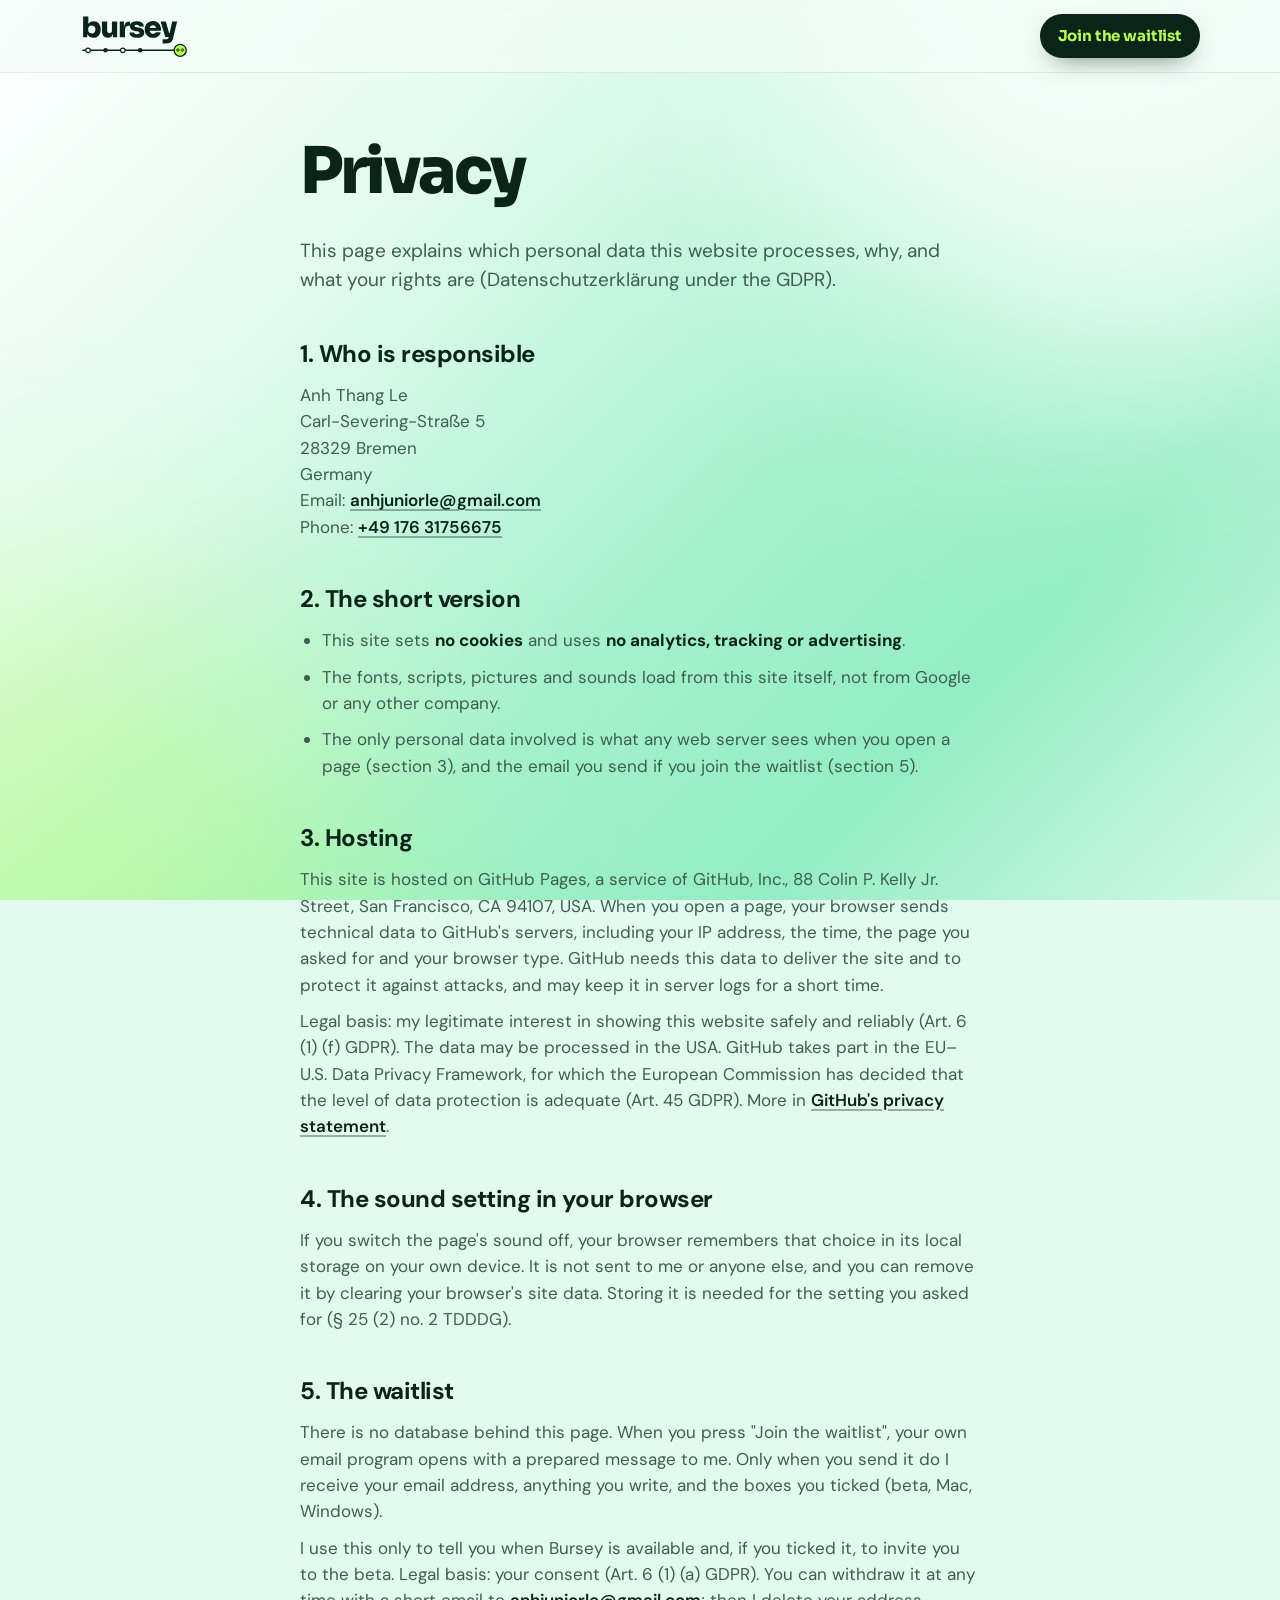
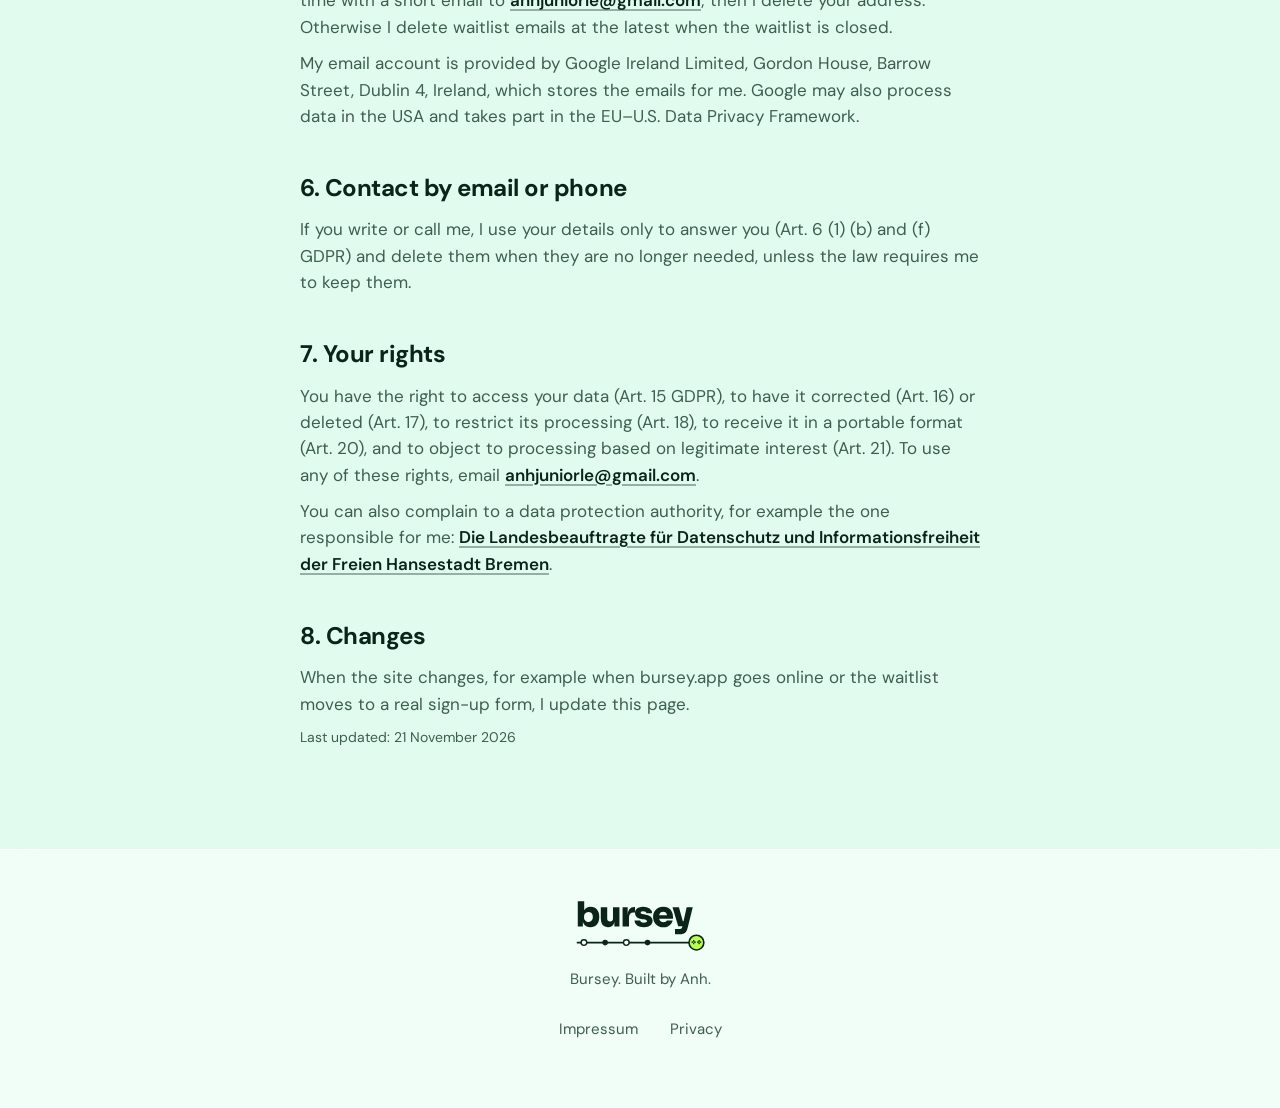
<file: datenschutz.html>
<!doctype html>
<html lang="en">
<head>
<meta charset="utf-8">
<meta name="viewport" content="width=device-width, initial-scale=1">
<title>Privacy · Bursey</title>
<meta name="robots" content="noindex">
<meta name="theme-color" content="#E2FBEF">
<link rel="icon" type="image/svg+xml" href="img/icon-small-rounded.svg">
<link rel="apple-touch-icon" href="img/apple-touch-icon.png">
<link rel="stylesheet" href="css/style.css?v=1795219319">
</head>
<body>
<a class="skip" href="#main">Skip to content</a>
<div class="ambient" aria-hidden="true"><i class="ambient__violet"></i><i class="ambient__orange"></i></div>
<header class="nav is-stuck">
  <div class="wrap nav__in">
    <a class="wordmark" href="index.html"><img src="img/wordmark.svg" width="108" height="45" alt="Bursey, home"></a>
    <a class="btn btn--brand btn--sm" href="index.html#waitlist">Join the waitlist</a>
  </div>
</header>
<main id="main" class="legal">
  <div class="wrap">
    <h1>Privacy</h1>
    <p class="legal__intro">This page explains which personal data this website processes, why, and what your rights are (Datenschutzerklärung under the GDPR).</p>

    <h2>1. Who is responsible</h2>
    <p>Anh Thang Le<br>Carl-Severing-Straße 5<br>28329 Bremen<br>Germany<br>Email: <a class="link" href="mailto:anhjuniorle@gmail.com">anhjuniorle@gmail.com</a><br>Phone: <a class="link" href="tel:+4917631756675">+49 176 31756675</a></p>

    <h2>2. The short version</h2>
    <ul>
      <li>This site sets <b>no cookies</b> and uses <b>no analytics, tracking or advertising</b>.</li>
      <li>The fonts, scripts, pictures and sounds load from this site itself, not from Google or any other company.</li>
      <li>The only personal data involved is what any web server sees when you open a page (section 3), and the email you send if you join the waitlist (section 5).</li>
    </ul>

    <h2>3. Hosting</h2>
    <p>This site is hosted on GitHub Pages, a service of GitHub, Inc., 88 Colin P. Kelly Jr. Street, San Francisco, CA 94107, USA. When you open a page, your browser sends technical data to GitHub's servers, including your IP address, the time, the page you asked for and your browser type. GitHub needs this data to deliver the site and to protect it against attacks, and may keep it in server logs for a short time.</p>
    <p>Legal basis: my legitimate interest in showing this website safely and reliably (Art. 6 (1) (f) GDPR). The data may be processed in the USA. GitHub takes part in the EU–U.S. Data Privacy Framework, for which the European Commission has decided that the level of data protection is adequate (Art. 45 GDPR). More in <a class="link" href="https://docs.github.com/en/site-policy/privacy-policies/github-general-privacy-statement" rel="noopener">GitHub's privacy statement</a>.</p>

    <h2>4. The sound setting in your browser</h2>
    <p>If you switch the page's sound off, your browser remembers that choice in its local storage on your own device. It is not sent to me or anyone else, and you can remove it by clearing your browser's site data. Storing it is needed for the setting you asked for (§ 25 (2) no. 2 TDDDG).</p>

    <h2>5. The waitlist</h2>
    <p>There is no database behind this page. When you press "Join the waitlist", your own email program opens with a prepared message to me. Only when you send it do I receive your email address, anything you write, and the boxes you ticked (beta, Mac, Windows).</p>
    <p>I use this only to tell you when Bursey is available and, if you ticked it, to invite you to the beta. Legal basis: your consent (Art. 6 (1) (a) GDPR). You can withdraw it at any time with a short email to <a class="link" href="mailto:anhjuniorle@gmail.com">anhjuniorle@gmail.com</a>; then I delete your address. Otherwise I delete waitlist emails at the latest when the waitlist is closed.</p>
    <p>My email account is provided by Google Ireland Limited, Gordon House, Barrow Street, Dublin 4, Ireland, which stores the emails for me. Google may also process data in the USA and takes part in the EU–U.S. Data Privacy Framework.</p>

    <h2>6. Contact by email or phone</h2>
    <p>If you write or call me, I use your details only to answer you (Art. 6 (1) (b) and (f) GDPR) and delete them when they are no longer needed, unless the law requires me to keep them.</p>

    <h2>7. Your rights</h2>
    <p>You have the right to access your data (Art. 15 GDPR), to have it corrected (Art. 16) or deleted (Art. 17), to restrict its processing (Art. 18), to receive it in a portable format (Art. 20), and to object to processing based on legitimate interest (Art. 21). To use any of these rights, email <a class="link" href="mailto:anhjuniorle@gmail.com">anhjuniorle@gmail.com</a>.</p>
    <p>You can also complain to a data protection authority, for example the one responsible for me: <a class="link" href="https://www.datenschutz.bremen.de" rel="noopener">Die Landesbeauftragte für Datenschutz und Informationsfreiheit der Freien Hansestadt Bremen</a>.</p>

    <h2>8. Changes</h2>
    <p>When the site changes, for example when bursey.app goes online or the waitlist moves to a real sign-up form, I update this page.</p>

    <p class="fine legal__date">Last updated: 21 November 2026</p>
  </div>
</main>
<footer class="foot">
  <div class="wrap foot__in">
    <img class="foot__mark" src="img/wordmark.svg" width="132" height="55" alt="">
    <p>Bursey. Built by Anh.</p>
    <nav aria-label="Legal"><a href="impressum.html">Impressum</a><a href="datenschutz.html">Privacy</a></nav>
  </div>
</footer>
</body>
</html>
</file>
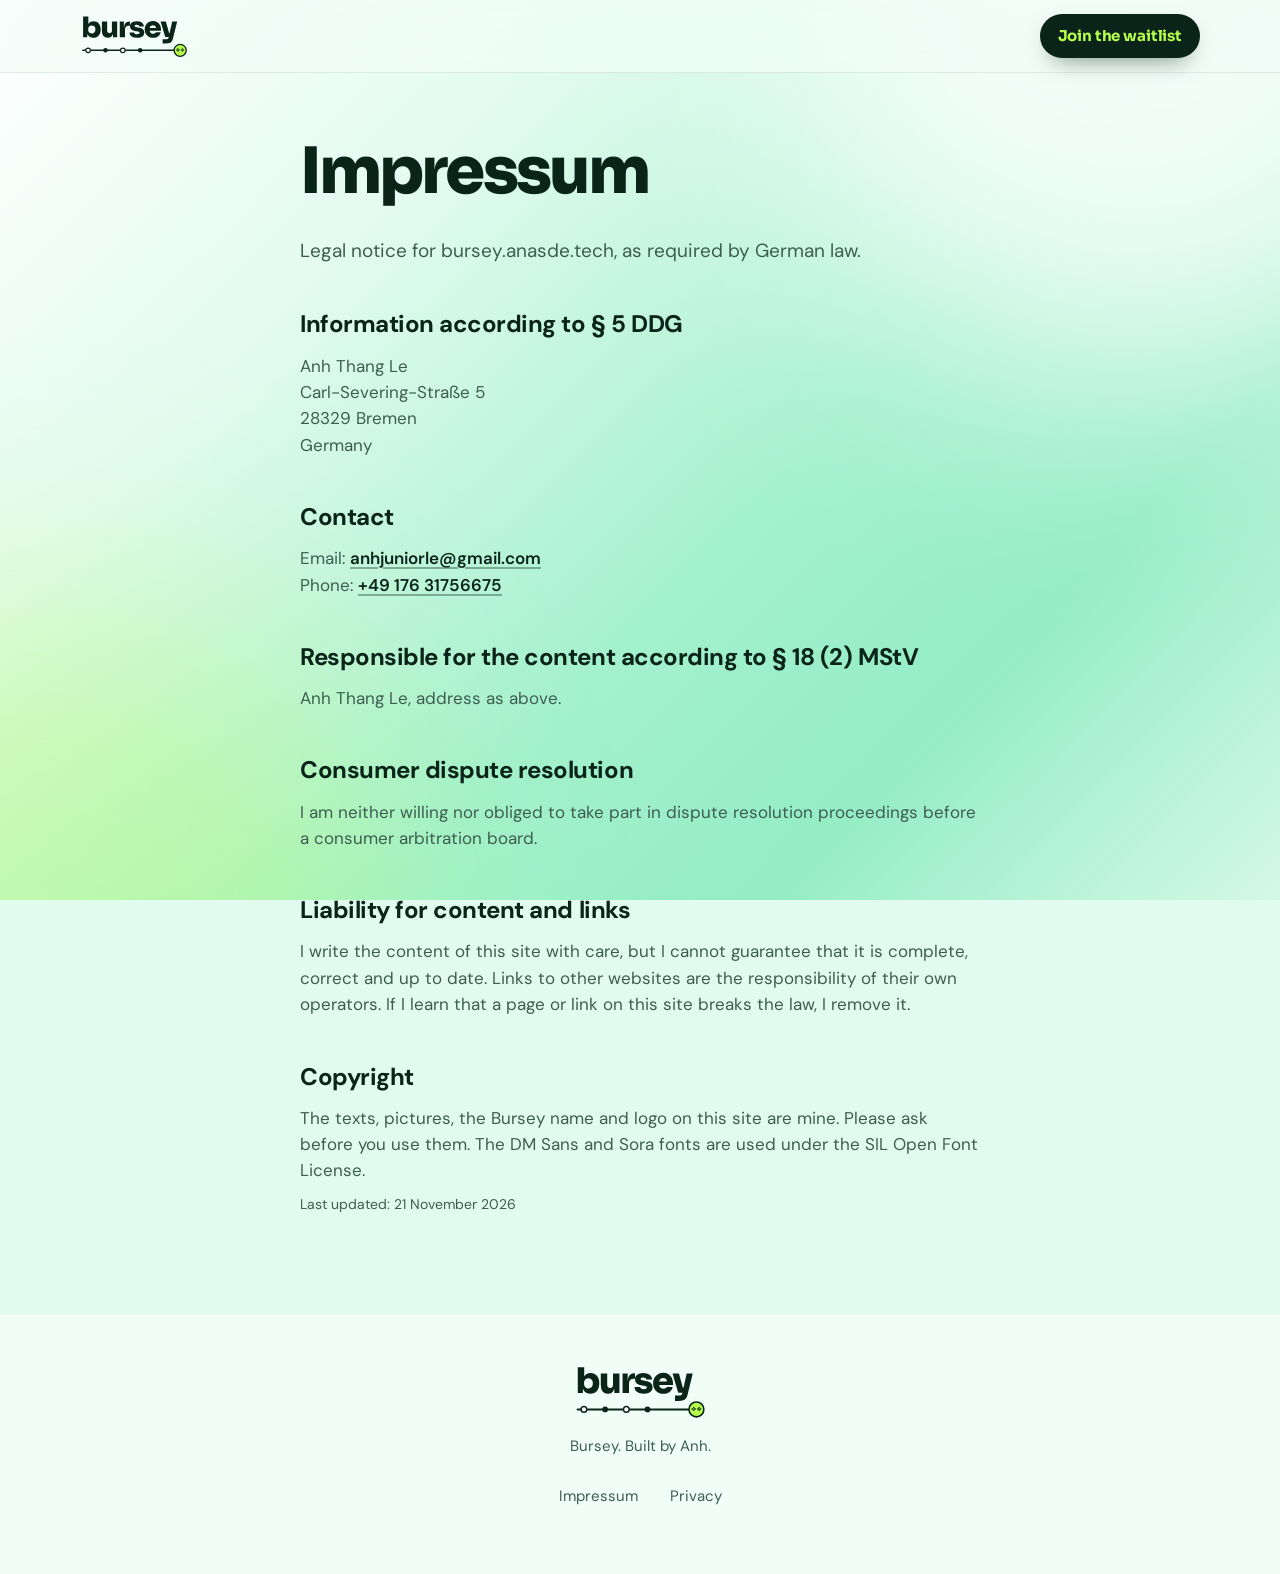
<file: impressum.html>
<!doctype html>
<html lang="en">
<head>
<meta charset="utf-8">
<meta name="viewport" content="width=device-width, initial-scale=1">
<title>Impressum · Bursey</title>
<meta name="robots" content="noindex">
<meta name="theme-color" content="#E2FBEF">
<link rel="icon" type="image/svg+xml" href="img/icon-small-rounded.svg">
<link rel="apple-touch-icon" href="img/apple-touch-icon.png">
<link rel="stylesheet" href="css/style.css?v=1795219319">
</head>
<body>
<a class="skip" href="#main">Skip to content</a>
<div class="ambient" aria-hidden="true"><i class="ambient__violet"></i><i class="ambient__orange"></i></div>
<header class="nav is-stuck">
  <div class="wrap nav__in">
    <a class="wordmark" href="index.html"><img src="img/wordmark.svg" width="108" height="45" alt="Bursey, home"></a>
    <a class="btn btn--brand btn--sm" href="index.html#waitlist">Join the waitlist</a>
  </div>
</header>
<main id="main" class="legal">
  <div class="wrap">
    <h1>Impressum</h1>
    <p class="legal__intro">Legal notice for bursey.anasde.tech, as required by German law.</p>

    <h2>Information according to § 5 DDG</h2>
    <p>Anh Thang Le<br>Carl-Severing-Straße 5<br>28329 Bremen<br>Germany</p>

    <h2>Contact</h2>
    <p>Email: <a class="link" href="mailto:anhjuniorle@gmail.com">anhjuniorle@gmail.com</a><br>Phone: <a class="link" href="tel:+4917631756675">+49 176 31756675</a></p>

    <h2>Responsible for the content according to § 18 (2) MStV</h2>
    <p>Anh Thang Le, address as above.</p>

    <h2>Consumer dispute resolution</h2>
    <p>I am neither willing nor obliged to take part in dispute resolution proceedings before a consumer arbitration board.</p>

    <h2>Liability for content and links</h2>
    <p>I write the content of this site with care, but I cannot guarantee that it is complete, correct and up to date. Links to other websites are the responsibility of their own operators. If I learn that a page or link on this site breaks the law, I remove it.</p>

    <h2>Copyright</h2>
    <p>The texts, pictures, the Bursey name and logo on this site are mine. Please ask before you use them. The DM Sans and Sora fonts are used under the SIL Open Font License.</p>

    <p class="fine legal__date">Last updated: 21 November 2026</p>
  </div>
</main>
<footer class="foot">
  <div class="wrap foot__in">
    <img class="foot__mark" src="img/wordmark.svg" width="132" height="55" alt="">
    <p>Bursey. Built by Anh.</p>
    <nav aria-label="Legal"><a href="impressum.html">Impressum</a><a href="datenschutz.html">Privacy</a></nav>
  </div>
</footer>
</body>
</html>
</file>
<file: css/style.css>
/* Bursey — bursey.app. "Mint fresh + Lime pop": colors and type come from the app (PhoneTheme.swift). */
@font-face {
  font-family: "DM Sans";
  src: url("../fonts/DMSans.ttf") format("truetype");
  font-weight: 100 1000;
  font-display: swap;
}
@font-face {
  font-family: "Sora";
  src: url("../fonts/Sora.ttf") format("truetype");
  font-weight: 100 800;
  font-display: swap;
}

:root {
  /* The app's tokens */
  --ink: #0B241A;          /* text, numbers, main buttons */
  --ink-2: #3D5E50;        /* second-line text (inkMuted), 6.5:1 on mint */
  --slate: #557366;        /* hints and small text (a touch darker than the app's inkFaint so it passes 4.5:1 on the web) */
  --faint: #6E8A7D;        /* icons only, never small text */
  --lime: #B8FF4D;         /* the pop: only a fill or glow under ink, never text on mint */
  --lime-2: #D9FF8F;
  --mint: #A4F1CD;
  --mint-pale: #E2FBEF;
  --brick: #A8483A;        /* only the small ✕ */
  --glass: rgba(255, 255, 255, .55);
  --glass-edge: rgba(255, 255, 255, .9);
  --line: rgba(11, 36, 26, .12);
  --bg: linear-gradient(135deg, #FFFFFF 0%, #E2FBEF 28%, #A4F1CD 58%, #94EDC4 76%, #D4F8E7 100%);
  --glow-lime: 0 0 6px rgba(184, 255, 77, .95), 0 0 14px rgba(184, 255, 77, .75), 0 0 28px rgba(184, 255, 77, .55);
  --shadow: 0 1px 0 rgba(255, 255, 255, .8) inset, 0 18px 40px -24px rgba(11, 36, 26, .35);

  /* Old names, pointed at the new palette until each section is redone (batches 2–4) */
  --night: #F3FDF8;
  --deep: #E9FBF2;
  --card: var(--glass);
  --border: var(--line);
  --violet: var(--ink);
  --violet-l: var(--ink);
  --magenta: var(--ink-2);
  --orange: var(--lime);
  --gold: var(--ink);
  --rose: var(--brick);
  --brand: var(--ink);

  --display: "Sora", "DM Sans", system-ui, sans-serif;
  --r: 22px;
  --gut: clamp(16px, 4vw, 40px);
  --spring: cubic-bezier(.2, .9, .25, 1.15);
  --out: cubic-bezier(.16, 1, .3, 1);
  --z-ambient: 0; --z-main: 1; --z-nav: 40; --z-confetti: 60;
}

* { box-sizing: border-box; }
html { background: #E2FBEF; -webkit-text-size-adjust: 100%; touch-action: manipulation; } /* no double-tap delay: quick taps on the demo all count; pinch zoom still works */
body {
  margin: 0; color: var(--ink); background: var(--bg) fixed; background-color: #E2FBEF;
  font: 400 17px/1.55 "DM Sans", system-ui, -apple-system, sans-serif;
  -webkit-font-smoothing: antialiased; overflow-x: clip;
}
h1, h2, h3, p, ol, ul, dl, dd, figure, fieldset { margin: 0; padding: 0; }
ol, ul { list-style: none; }
fieldset { border: 0; min-width: 0; }
button, input { font: inherit; color: inherit; }
button { cursor: pointer; touch-action: manipulation; }
a { color: inherit; }
:focus-visible { outline: 3px solid var(--ink); outline-offset: 3px; border-radius: 8px; }
.sr { position: absolute; width: 1px; height: 1px; overflow: hidden; clip-path: inset(50%); white-space: nowrap; }
.skip { position: fixed; left: 12px; top: -60px; z-index: 100; background: var(--ink); color: var(--lime); padding: 10px 16px; border-radius: 10px; font-weight: 700; }
.skip:focus { top: 12px; }
.hp { position: absolute; left: -9999px; width: 1px; height: 1px; opacity: 0; }

.wrap { width: min(1200px, 100%); margin-inline: auto; padding-inline: var(--gut); }
main { position: relative; z-index: var(--z-main); }
.center { text-align: center; }

/* ---------- Ambient light: two soft glows drifting over the mint, like the app's background */
.ambient { position: fixed; inset: 0; z-index: var(--z-ambient); overflow: hidden; pointer-events: none; }
.ambient i { position: absolute; border-radius: 50%; filter: blur(120px); will-change: transform; }
.ambient__violet { width: 60vmax; height: 60vmax; right: -20vmax; top: -30vmax; background: rgba(255, 255, 255, .85); animation: driftA 14s ease-in-out infinite alternate; }
.ambient__orange { width: 54vmax; height: 54vmax; left: -24vmax; bottom: -30vmax; background: rgba(184, 255, 77, .32); animation: driftB 14s ease-in-out infinite alternate; }
@keyframes driftA { to { transform: translate(-8vmax, 9vmax); } }
@keyframes driftB { to { transform: translate(8vmax, -9vmax); } }

#confetti { position: fixed; inset: 0; width: 100%; height: 100%; z-index: var(--z-confetti); pointer-events: none; }

/* ---------- Type: Sora for headlines and numbers, DM Sans for reading */
.grad { color: var(--ink); text-shadow: var(--glow-lime); }
/* In section headings the lime sits under the words like a marker (a long glow would smear) */
.h2 .grad { text-shadow: none; padding-inline: .06em; background: linear-gradient(transparent 56%, var(--lime) 56%, var(--lime) 92%, transparent 92%); -webkit-box-decoration-break: clone; box-decoration-break: clone; }
.dim { color: var(--ink-2); }
.eyebrow, .lbl { font-size: 12px; font-weight: 600; letter-spacing: .18em; text-transform: uppercase; color: var(--slate); }
h1, .h1 { font-family: var(--display); font-size: clamp(42px, 6.6vw, 92px); line-height: 1; letter-spacing: -.045em; font-weight: 800; text-wrap: balance; }
.h2 { font-family: var(--display); font-size: clamp(34px, 4.8vw, 66px); line-height: 1.04; letter-spacing: -.04em; font-weight: 800; text-wrap: balance; }
h3 { font-family: var(--display); font-size: 22px; letter-spacing: -.025em; font-weight: 700; }
b, .num { font-variant-numeric: tabular-nums; }
.lede { font-size: clamp(18px, 1.7vw, 22px); line-height: 1.45; color: var(--ink-2); max-width: 34em; }
.lede.center { margin-inline: auto; }
.body { font-size: 18px; color: var(--ink-2); max-width: 32em; }
.fine { font-size: 14px; color: var(--slate); }
.link { color: var(--ink); font-weight: 600; text-decoration-thickness: 2px; text-decoration-color: rgba(11, 36, 26, .35); text-underline-offset: 3px; }
.link:hover { text-decoration-color: var(--ink); }
.tag { font-size: 11px; font-weight: 600; letter-spacing: .12em; text-transform: uppercase; color: var(--ink-2); background: rgba(255, 255, 255, .6); border: 1px solid var(--glass-edge); border-radius: 99px; padding: 4px 10px; white-space: nowrap; }

.card { background: var(--glass); border: 1px solid var(--glass-edge); border-radius: var(--r); box-shadow: var(--shadow); -webkit-backdrop-filter: blur(18px) saturate(1.3); backdrop-filter: blur(18px) saturate(1.3); }
.sec { padding-block: clamp(88px, 13vw, 180px); }
.sec .h2 { margin-bottom: clamp(36px, 5vw, 64px); }

/* ---------- Buttons: dark ink with lime text, like "Share card" in the app */
.btn {
  display: inline-flex; align-items: center; justify-content: center; gap: 8px;
  min-height: 52px; padding: 0 24px; border: 0; border-radius: 99px;
  font-family: var(--display); font-weight: 700; font-size: 16px; letter-spacing: -.01em; text-decoration: none; white-space: nowrap;
  transition: transform .35s var(--spring), box-shadow .35s var(--out), filter .2s;
}
.btn--brand { background: var(--ink); color: var(--lime); box-shadow: 0 10px 26px -12px rgba(11, 36, 26, .7); }
.btn--brand:hover { transform: translateY(-2px) scale(1.015); box-shadow: 0 14px 30px -10px rgba(11, 36, 26, .6), 0 0 0 4px rgba(184, 255, 77, .45); }
.btn:active { transform: scale(.97); transition-duration: .08s; }
.btn[disabled] { opacity: .5; cursor: progress; transform: none; }
.btn--sm { min-height: 44px; padding: 0 18px; font-size: 15px; }
.btn--lg { min-height: 60px; font-size: 18px; width: 100%; }
.iconbtn { width: 44px; height: 44px; display: grid; place-items: center; background: rgba(255, 255, 255, .6); border: 1px solid var(--glass-edge); border-radius: 50%; color: var(--ink); transition: background .2s, transform .3s var(--spring); }
.iconbtn:hover { background: #fff; transform: scale(1.05); }
.iconbtn .slash { display: none; }
.iconbtn[aria-pressed="false"] .waves { display: none; }
.iconbtn[aria-pressed="false"] .slash { display: block; }

/* ---------- Brand marks (the new logo files from bursey/brand) */
.wordmark { display: block; line-height: 0; }
.wordmark img { display: block; width: 108px; height: auto; }
.ringmark { display: inline-block; width: 26px; aspect-ratio: 1; background: url("../img/symbol.svg") center / contain no-repeat; flex: none; }
.ringmark--lg { width: 64px; }

/* ---------- Nav */
.nav { position: fixed; inset: 0 0 auto 0; z-index: var(--z-nav); transition: background .4s, border-color .4s, backdrop-filter .4s; border-bottom: 1px solid transparent; }
.nav.is-stuck { background: rgba(243, 253, 248, .72); -webkit-backdrop-filter: blur(18px) saturate(1.4); backdrop-filter: blur(18px) saturate(1.4); border-color: rgba(11, 36, 26, .08); }
.nav__in { display: flex; align-items: center; justify-content: space-between; height: 72px; }
.nav__right { display: flex; align-items: center; gap: 10px; }

/* ---------- Hero */
.hero { padding: 120px 0 80px; min-height: 100svh; display: grid; align-items: center; }
.hero__grid { display: grid; gap: 56px; grid-template-columns: 1fr; }
.hero__copy > * + * { margin-top: 24px; }
.hero__copy .fine { margin-top: 14px; }
.launch { display: flex; align-items: center; flex-wrap: wrap; gap: 10px 14px; }
.launch__pill { display: inline-flex; align-items: center; gap: 9px; padding: 7px 14px 7px 11px; border-radius: 99px; background: var(--ink); color: #fff; font-family: var(--display); font-weight: 700; font-size: 14px; letter-spacing: -.01em; }
.launch__pill b { color: var(--lime); font-weight: 800; }
.launch__dot { width: 9px; height: 9px; border-radius: 50%; background: var(--lime); box-shadow: 0 0 0 0 rgba(184, 255, 77, .7); animation: launchPulse 2s ease-out infinite; }
@keyframes launchPulse { 70%, 100% { box-shadow: 0 0 0 8px rgba(184, 255, 77, 0); } }

.join--inline { display: flex; flex-wrap: wrap; gap: 10px; max-width: 520px; }
.join--inline input[type="email"] { flex: 1 1 220px; }
.join input[type="email"] {
  min-height: 52px; padding: 0 20px; border-radius: 99px; width: 100%;
  background: rgba(255, 255, 255, .7); border: 1px solid var(--glass-edge); color: var(--ink); font-size: 16px;
  box-shadow: 0 1px 2px rgba(11, 36, 26, .06) inset;
  transition: border-color .2s, background .2s, box-shadow .2s;
}
.join input[type="email"]::placeholder { color: var(--slate); }
.join input[type="email"]:focus { outline: none; background: #fff; border-color: var(--ink); box-shadow: 0 0 0 4px rgba(184, 255, 77, .55); }
.join input[aria-invalid="true"] { border-color: var(--brick); }
.join__msg { flex-basis: 100%; font-size: 15px; min-height: 0; }
.join__msg:empty { display: none; }
.join__msg.is-ok { color: var(--ink); font-weight: 600; }
.join__msg.is-err { color: var(--brick); }

.stage { position: relative; display: grid; justify-items: center; gap: 24px; }
.stage__hint { display: inline-flex; align-items: center; gap: 10px; font-size: 14px; font-weight: 600; color: var(--ink); padding: 8px 16px; border: 1px solid var(--glass-edge); border-radius: 99px; background: rgba(255, 255, 255, .7); box-shadow: var(--shadow); }
.stage__hint .dot { width: 9px; height: 9px; border-radius: 50%; background: var(--lime); box-shadow: 0 0 0 1.5px var(--ink); animation: pulse 1.8s ease-in-out infinite; }
.stage__hint .keys { display: none; }
@keyframes pulse { 0%, 100% { transform: scale(1); } 50% { transform: scale(1.35); } }
.stage__card { width: min(250px, 66vw); }
.stage__card figcaption { margin-top: 14px; text-align: center; font-size: 14px; color: var(--slate); }
@media (min-width: 1024px) { .stage__card figcaption { text-align: left; padding-left: 40px; } }
.stage__hint { transition: opacity .4s; }
.stage__hint.is-done { opacity: 0; pointer-events: none; }

/* ---------- iPhone: the app's new Today screen */
.phone {
  position: relative; width: min(330px, 100%); border-radius: 54px; padding: 10px;
  background: linear-gradient(160deg, #3a4a43, #101a16 38%, #26332d);
  box-shadow: 0 0 0 1px #4d5d55, 0 50px 90px -40px rgba(11, 36, 26, .65), 0 0 90px -20px rgba(184, 255, 77, .35);
}
.phone__island { position: absolute; top: 20px; left: 50%; width: 90px; height: 26px; margin-left: -45px; border-radius: 20px; background: #000; z-index: 3; }
.phone__screen {
  position: relative; border-radius: 45px; overflow: hidden;
  background: linear-gradient(160deg, #FFFFFF 0%, #E2FBEF 30%, #A4F1CD 66%, #94EDC4 82%, #D4F8E7 100%);
  padding: 50px 13px 12px; display: grid; gap: 9px;
}
.p-top { display: flex; align-items: center; gap: 8px; padding: 2px 4px 0; }
.p-logo { width: 74px; height: auto; display: block; }
.p-date { margin-left: auto; font-size: 11.5px; color: var(--ink-2); }
.p-share { width: 30px; height: 30px; border-radius: 50%; background: rgba(255, 255, 255, .85); display: grid; place-items: center; color: var(--ink); box-shadow: 0 2px 6px -2px rgba(11, 36, 26, .25); }
.p-dayline { padding: 2px 4px 0; }
.p-day { font-family: var(--display); font-weight: 800; font-size: 40px; letter-spacing: -.045em; line-height: 1; }
.p-day__n { font-weight: 800; text-shadow: var(--glow-lime); display: inline-block; }
.p-sub { font-size: 13px; color: var(--ink-2); margin-top: 3px; }

.p-card { background: rgba(255, 255, 255, .55); border: 1px solid rgba(255, 255, 255, .9); border-radius: 18px; padding: 11px 13px; box-shadow: 0 6px 18px -12px rgba(11, 36, 26, .35); }
.p-streak { display: flex; align-items: center; gap: 10px; }
.p-streak__big { font-family: var(--display); font-weight: 700; font-size: 17px; letter-spacing: -.025em; line-height: 1.1; }
.p-streak__big b { font-size: 24px; font-weight: 800; display: inline-block; }
.p-streak__best { font-size: 11.5px; color: var(--ink-2); margin-top: 1px; }

/* The streak flame: fire colors with a lime core, standing on a lime-to-mint glow (StreakFlame.swift) */
.flame { position: relative; width: 42px; height: 42px; flex: none; display: grid; place-items: center; }
.flame__glow { position: absolute; inset: -4px; border-radius: 50%; background: radial-gradient(circle, #B8FF4D 0%, rgba(184, 255, 77, .55) 45%, rgba(164, 241, 205, 0) 72%); opacity: .85; transition: transform .5s var(--spring), opacity .4s; }
.flame__fire { position: relative; width: 72%; height: 80%; transform-origin: 50% 100%; animation: flicker 1.6s ease-in-out infinite; }
.flame__fire use:last-child { transform-origin: 50% 100%; transform-box: fill-box; animation: flickerCore .95s ease-in-out infinite; }
.flame.is-out .flame__glow { opacity: 0; }
.flame.is-out .flame__fire { opacity: .42; filter: grayscale(.4); animation: none; }
.flame.is-boost .flame__glow { transform: scale(1.18); opacity: 1; }
@keyframes flicker { 0%, 100% { transform: scale(1, 1); } 30% { transform: scale(1.025, .965); } 65% { transform: scale(.98, 1.035); } }
@keyframes flickerCore { 0%, 100% { transform: scale(1, 1); } 50% { transform: scale(1.03, 1.06); } }

.p-today { padding-bottom: 10px; }
.p-today__head { display: flex; align-items: baseline; justify-content: space-between; }
.p-today__title { font-family: var(--display); font-weight: 700; font-size: 16px; letter-spacing: -.02em; }
.p-goal { display: flex; align-items: center; gap: 4px; font-family: var(--display); }
.p-goal svg { align-self: center; }
.p-goal b { font-size: 17px; font-weight: 800; min-width: 1.1ch; text-align: right; display: inline-block; }
.p-goal span { font-size: 12px; color: var(--ink-2); font-weight: 600; }

/* The day timeline: one dot per try, ink line up to "now" */
.tl { position: relative; height: 34px; margin: 6px 6px 0; }
.tl__track, .tl__done { position: absolute; left: 0; top: 50%; height: 2.5px; margin-top: -1.25px; border-radius: 2px; }
.tl__track { right: 0; background: rgba(11, 36, 26, .12); }
.tl__done { width: 100%; background: var(--ink); transform-origin: 0 50%; transform: scaleX(var(--now, .1)); transition: transform .6s var(--out); }
.tl__now { position: absolute; top: 4px; bottom: 4px; width: 2.5px; margin-left: -1.25px; left: 0; background: var(--ink); border-radius: 2px; transform: translateX(var(--nowx, 0px)); transition: transform .6s var(--out); }
.tl__dots { position: absolute; inset: 0; }
.dot-try { position: absolute; top: 50%; left: 0; width: 20px; height: 20px; margin: -10px 0 0 -10px; border-radius: 50%; display: grid; place-items: center; transform: translateX(var(--x)); }
.dot-try > i { position: absolute; inset: 0; border-radius: 50%; animation: dotIn .55s var(--spring) both; }
.dot-try svg { position: relative; animation: dotIn .55s var(--spring) both; }
.dot-try--nr > i { background: #fff; box-shadow: 0 0 0 1.5px rgba(11, 36, 26, .18); }
.dot-try--nr svg { color: var(--faint); }
.dot-try--no > i { background: #2E4A3E; box-shadow: 0 0 0 1.5px rgba(255, 255, 255, .9); }
.dot-try--no svg { color: #fff; }
.dot-try--win { width: 28px; height: 28px; margin: -14px 0 0 -14px; z-index: 2; }
.dot-try--win > i { background: var(--lime); box-shadow: 0 0 0 4px rgba(184, 255, 77, .45), 0 0 14px rgba(184, 255, 77, .9); }
.dot-try--win svg { color: var(--ink); }
@keyframes dotIn { from { transform: scale(0); } }
.tl__hours { position: relative; height: 14px; margin: 2px 6px 0; font-family: var(--display); font-size: 10px; font-weight: 600; color: var(--ink-2); }
.tl__hours span { position: absolute; top: 0; left: 0; line-height: 14px; transform: translateX(var(--x, 0px)) translateX(-50%); transition: opacity .3s; }
.tl__hours span.is-hidden { opacity: 0; }
.tl__hours #tlClock { display: grid; place-items: center; height: 14px; color: var(--ink); transition: transform .6s var(--out); }

.chips { display: grid; grid-template-columns: repeat(3, 1fr); gap: 6px; margin-top: 8px; }
.chip { display: flex; align-items: center; justify-content: center; gap: 6px; height: 32px; border-radius: 10px; background: rgba(255, 255, 255, .6); font-family: var(--display); }
.chip b { font-size: 16px; font-weight: 800; display: inline-block; min-width: 1ch; }
.chip--win { background: var(--lime); }
.chip--no svg { color: var(--brick); }

/* "Counted: Win · Undo" toast */
.p-toast { position: absolute; left: 13px; right: 13px; top: 50px; z-index: 4; box-shadow: 0 10px 22px -10px rgba(11, 36, 26, .6); display: flex; align-items: center; justify-content: space-between; gap: 8px; padding: 4px 4px 4px 14px; border-radius: 99px; background: var(--ink); color: #fff; font-size: 12.5px; font-weight: 600; animation: toastIn .35s var(--spring) both; }
.p-toast[hidden] { display: none; }
.p-toast__undo { min-height: 30px; padding: 0 14px; border: 0; border-radius: 99px; background: var(--lime); color: var(--ink); font-family: var(--display); font-weight: 700; font-size: 12.5px; }
@keyframes toastIn { from { opacity: 0; transform: translateY(-10px) scale(.96); } }

/* The three try buttons: clear Liquid Glass; Win is taller with lime moving inside and a light circling its edge */
.p-btns { position: relative; display: grid; grid-template-columns: 1fr 1fr; gap: 7px; }
.try {
  position: relative; display: flex; align-items: center; justify-content: center; gap: 7px;
  min-height: 44px; padding: 0 8px; border-radius: 99px;
  border: 1px solid rgba(255, 255, 255, .95);
  background: linear-gradient(180deg, rgba(255, 255, 255, .78), rgba(255, 255, 255, .38));
  box-shadow: 0 1px 0 #fff inset, 0 -1px 0 rgba(11, 36, 26, .05) inset, 0 8px 18px -12px rgba(11, 36, 26, .45);
  -webkit-backdrop-filter: blur(14px) saturate(1.5); backdrop-filter: blur(14px) saturate(1.5);
  font-family: var(--display); font-weight: 700; font-size: 13.5px; letter-spacing: -.01em; color: var(--ink);
  transition: transform .3s var(--spring), box-shadow .3s;
}
.try--nr svg { color: var(--faint); }
.try--no svg { color: var(--brick); }
.try--win { grid-column: 1 / -1; min-height: 56px; font-size: 18px; gap: 9px; overflow: hidden; isolation: isolate; }
.try--win > svg, .try--win > span { position: relative; z-index: 2; }
.win__blob { position: absolute; bottom: -34px; width: 62%; height: 62px; border-radius: 50%; filter: blur(14px); z-index: 0; pointer-events: none; }
.win__blob--a { left: -6%; background: rgba(184, 255, 77, .9); animation: blobA 6s ease-in-out infinite alternate; }
.win__blob--b { right: -6%; background: rgba(217, 255, 143, .9); animation: blobB 7.5s ease-in-out infinite alternate; }
@keyframes blobA { to { transform: translateX(78%); } }
@keyframes blobB { to { transform: translateX(-74%); } }
.try--win::after { content: ""; position: absolute; inset: 0; border-radius: inherit; background: var(--lime); opacity: 0; z-index: 1; transition: opacity .5s ease-out; }
.try--win.is-fill::after { opacity: .9; transition-duration: .08s; }
.win__edge { position: absolute; inset: 0; border-radius: inherit; padding: 2px; z-index: 3; pointer-events: none;
  -webkit-mask: linear-gradient(#000 0 0) content-box exclude, linear-gradient(#000 0 0); mask: linear-gradient(#000 0 0) content-box exclude, linear-gradient(#000 0 0);
  -webkit-mask-composite: xor; }
.win__edge::before { content: ""; position: absolute; left: 50%; top: 50%; width: 140%; aspect-ratio: 1; margin: -70% 0 0 -70%;
  background: conic-gradient(from 0deg, transparent 0 72%, rgba(184, 255, 77, .2) 80%, #B8FF4D 92%, #fff 96%, transparent 98%);
  animation: orbit 4s linear infinite; }
.try--win.is-fill .win__edge::before { animation-duration: .6s; }
@keyframes orbit { to { transform: rotate(1turn); } }
.try:hover { transform: translateY(-2px); box-shadow: 0 1px 0 #fff inset, 0 12px 22px -12px rgba(11, 36, 26, .5); }
.try:active, .try.is-press { transform: scale(.95); transition-duration: .08s; }
.try--win.is-fill > svg { animation: twinkle .5s var(--spring); }
@keyframes twinkle { 40% { transform: scale(1.35) rotate(-12deg); } }

.p-tabs { display: grid; grid-template-columns: repeat(3, 1fr); margin: 2px 12px 0; padding: 5px; border-radius: 99px; background: rgba(255, 255, 255, .55); border: 1px solid rgba(255, 255, 255, .95); box-shadow: 0 8px 18px -12px rgba(11, 36, 26, .4); }
.p-tabs span { display: grid; justify-items: center; gap: 1px; padding: 5px 0 4px; border-radius: 99px; font-size: 9.5px; font-weight: 600; color: var(--ink); }
.p-tabs span.is-on { background: rgba(11, 36, 26, .07); }

/* ---------- Share card (the app's new mint card, PhoneShareCard.swift) */
.share {
  position: relative; display: flex; flex-direction: column; justify-content: space-between;
  aspect-ratio: 4 / 5; width: 100%; padding: 9% 10% 9%; border-radius: 20px; isolation: isolate; overflow: hidden;
  background: linear-gradient(150deg, #FFFFFF 0%, #E2FBEF 30%, #A4F1CD 64%, #94EDC4 80%, #D4F8E7 100%);
  box-shadow: 0 0 0 1px rgba(255, 255, 255, .9) inset, 0 30px 60px -30px rgba(11, 36, 26, .55);
  container-type: inline-size; color: var(--ink);
}
.share--story { aspect-ratio: 9 / 16; padding-block: 14% 12%; }
.share__logo { width: 34cqw; height: auto; display: block; }
.share__lbl { font-family: var(--display); font-weight: 700; font-size: 6.4cqw; letter-spacing: .32em; text-transform: uppercase; color: var(--ink-2); }
.share__num { font-family: var(--display); font-weight: 800; font-size: 33cqw; line-height: .95; letter-spacing: -.05em; margin-top: 1cqw; }
.share__num b { display: inline-block; text-shadow: 0 0 2cqw rgba(184, 255, 77, .95), 0 0 5cqw rgba(184, 255, 77, .7), 0 0 10cqw rgba(184, 255, 77, .5); }
.share__sub { font-size: 6.4cqw; color: var(--ink-2); margin-top: 1cqw; }
.share__wins { display: inline-flex; align-items: center; gap: 2.4cqw; margin-top: 5cqw; padding: 2.2cqw 5cqw 2.2cqw 4cqw; border-radius: 99px; background: var(--lime); font-family: var(--display); font-weight: 800; font-size: 7.4cqw; letter-spacing: -.02em; }
.share__wins svg { width: 7.6cqw; height: 7.6cqw; }
.share__wins b { display: inline-block; }
.share__wins[hidden] { display: none; }
.share__tag { font-family: var(--display); font-weight: 700; font-size: 5.4cqw; letter-spacing: -.02em; line-height: 1.2; }
.share__url { font-size: 4.6cqw; color: var(--ink-2); margin-top: 1cqw; }

/* ---------- 2. The no's (default: a plain list; .is-pinned turns it into the scroll stage) */
.nos { padding-block: clamp(88px, 13vw, 180px); }
.nos__in { display: grid; gap: 28px; }
.nos__count { font-size: 18px; font-weight: 700; color: var(--ink-2); margin-top: 10px; }
.nos__count b { font-variant-numeric: tabular-nums; color: var(--ink); }
.nos__list { font-family: var(--display); font-size: clamp(30px, 8vw, 44px); font-weight: 800; letter-spacing: -.04em; line-height: 1.12; color: var(--slate); }
.nos__list li.is-win { color: var(--ink); }
.nos__win { display: inline-flex; align-items: center; gap: .18em; text-shadow: var(--glow-lime); }
.nos__spark { width: .62em; height: .62em; color: var(--ink); filter: drop-shadow(0 0 6px rgba(184, 255, 77, .95)); }
.nos.is-pinned .nos__list li:not(.is-win) { color: var(--ink-2); }
.nos__end { font-size: clamp(20px, 2.4vw, 30px); line-height: 1.3; letter-spacing: -.02em; font-weight: 600; max-width: 26em; text-wrap: balance; }
.nos:not(.is-pinned) .nos__count { display: none; }
.nos:not(.is-pinned) .nos__end br { display: none; }

.nos.is-pinned { padding: 0; }
.nos.is-pinned .nos__pin { height: 100vh; overflow: hidden; display: grid; align-items: center; }
.nos.is-pinned .nos__in { position: relative; height: 100vh; grid-template-columns: 1fr 2fr; align-items: center; }
.nos.is-pinned .nos__count { font-size: 22px; }
.nos.is-pinned .nos__count b { font-family: var(--display); font-weight: 800; font-size: 88px; letter-spacing: -.05em; display: block; line-height: 1; }
.nos.is-pinned .nos__list { position: absolute; left: 36%; top: 50%; margin-top: -.56em; font-size: clamp(64px, 9vw, 140px); line-height: 1.12; color: var(--ink); will-change: transform; }
.nos.is-pinned .nos__list li { transform-origin: left center; white-space: nowrap; will-change: transform, opacity; }
.nos.is-pinned .nos__end { position: absolute; left: var(--gut); bottom: 9vh; opacity: 0; }

/* ---------- 3. Three buttons: the app's glass buttons, big */
.three__grid { display: grid; gap: 16px; }
.big {
  position: relative; overflow: hidden; isolation: isolate;
  padding: clamp(28px, 4vw, 44px); border-radius: 32px; min-height: 300px; display: flex; flex-direction: column;
  border: 1px solid rgba(255, 255, 255, .95);
  background: linear-gradient(180deg, rgba(255, 255, 255, .78), rgba(255, 255, 255, .36));
  box-shadow: 0 1px 0 #fff inset, 0 24px 50px -30px rgba(11, 36, 26, .45);
  -webkit-backdrop-filter: blur(18px) saturate(1.4); backdrop-filter: blur(18px) saturate(1.4);
  transition: transform .35s var(--spring), box-shadow .35s;
}
.big > svg, .big h3, .big p { position: relative; z-index: 2; }
.big--nr > svg { color: var(--faint); }
.big--no > svg { color: var(--brick); }
.big--win > svg { color: var(--ink); }
.big h3 { margin-top: auto; padding-top: 48px; font-size: clamp(30px, 3.2vw, 44px); letter-spacing: -.04em; line-height: 1; font-weight: 800; }
.big p { margin-top: 14px; color: var(--ink-2); font-size: 18px; max-width: 20em; }
.big--win .win__blob { bottom: -90px; height: 180px; width: 75%; filter: blur(40px); }
.big:hover { transform: translateY(-4px) scale(1.01); box-shadow: 0 1px 0 #fff inset, 0 30px 60px -30px rgba(11, 36, 26, .5); }

/* ---------- 4. The card (default: both sizes side by side; .is-pinned: one card that flips) */
.cardsec { padding-block: clamp(88px, 13vw, 180px); }
.cardsec__in { display: grid; gap: 48px; }
.cardsec__copy .h2 { margin-top: 16px; }
.facts { margin-top: 36px; display: grid; gap: 8px; }
.facts li { padding: 16px 20px; border-left: 2px solid var(--border); transition: border-color .4s, opacity .4s; }
.facts b { display: block; font-family: var(--display); font-size: 20px; letter-spacing: -.025em; }
.facts span { display: block; color: var(--ink-2); margin-top: 2px; }
.flipwrap { display: grid; justify-items: center; gap: 20px; }
.flip { display: flex; gap: 16px; align-items: center; justify-content: center; width: 100%; }
.flip__face { width: min(46%, 230px); }
.flip__lbl { display: flex; gap: 12px; align-items: center; font-size: 13px; font-weight: 600; letter-spacing: .12em; text-transform: uppercase; color: var(--slate); }
.flip__ex { background: rgba(255, 255, 255, .6); border: 1px solid var(--glass-edge); border-radius: 99px; padding: 3px 10px; font-size: 11px; color: var(--ink-2); }
.cardsec:not(.is-pinned) #flipLbl { display: none; }

.cardsec.is-pinned { padding: 0; }
.cardsec.is-pinned .cardsec__pin { height: 100vh; display: grid; align-items: center; overflow: hidden; }
.cardsec.is-pinned .cardsec__in { grid-template-columns: 1.1fr .9fr; align-items: center; gap: 64px; }
.cardsec.is-pinned .facts li { opacity: .38; }
.cardsec.is-pinned .facts li.is-on { opacity: 1; border-color: var(--ink); }
.cardsec.is-pinned .flipwrap { perspective: 1400px; }
.cardsec.is-pinned .flip { position: relative; display: block; width: min(349px, 40.5vh); height: min(72vh, 620px); transform-style: preserve-3d; will-change: transform; }
.cardsec.is-pinned .flip__face { position: absolute; inset: 0; width: auto; display: grid; place-items: center; -webkit-backface-visibility: hidden; backface-visibility: hidden; }
.cardsec.is-pinned .flip__face--back { transform: rotateY(180deg); }
.cardsec.is-pinned .flip__face .share { width: 100%; }
.cardsec.is-pinned .flip__face--front .share { width: 92%; }

/* ---------- 5. Streak */
.streak { padding-block: clamp(88px, 13vw, 180px); }
.streak__in { display: grid; gap: 40px; }
.streak__copy > * + * { margin-top: 20px; }
.streak__num { display: flex; align-items: baseline; gap: 10px; margin-top: 32px; }
.streak__num .flame { align-self: center; margin-right: 6px; }
.flame--lg { width: 72px; height: 72px; }
.streak__num b { font-family: var(--display); font-weight: 800; font-size: clamp(64px, 8vw, 112px); line-height: .9; letter-spacing: -.05em; color: var(--ink); font-variant-numeric: tabular-nums; }
.streak__num span { font-family: var(--display); font-size: 22px; font-weight: 700; color: var(--ink); letter-spacing: -.02em; }
.map { padding: clamp(18px, 3vw, 32px); display: grid; grid-template-columns: auto 1fr; gap: 10px 10px; }
.map__rows { display: grid; grid-template-rows: repeat(7, 1fr); font-size: 11px; color: var(--ink-2); align-items: center; }
.map__grid { display: grid; grid-auto-flow: column; grid-template-columns: repeat(12, minmax(0, 1fr)); grid-template-rows: repeat(7, auto); gap: clamp(3px, .6vw, 6px); }
.cell { aspect-ratio: 1; border-radius: 22%; background: rgba(11, 36, 26, .06); box-shadow: 0 0 0 1px rgba(11, 36, 26, .04) inset; position: relative; display: grid; place-items: center; font-size: 10px; color: var(--ink-2); }
.cell::after { content: ""; position: absolute; inset: 0; border-radius: inherit; opacity: 0; transform: scale(.4); transition: opacity .35s, transform .45s var(--spring); }
.cell.lv1::after { background: var(--mint); } .cell.lv2::after { background: var(--lime); } .cell.lv3::after { background: var(--ink); }
.cell.is-on::after { opacity: 1; transform: none; }
.cell__win { position: relative; z-index: 1; width: 66%; height: 66%; color: var(--ink); opacity: 0; transform: scale(.4) rotate(-20deg); transition: opacity .3s .1s, transform .5s var(--spring) .1s; }
.cell.lv3 .cell__win { color: var(--lime); }
.cell.is-on .cell__win { opacity: 1; transform: none; }
.cell em { position: relative; z-index: 1; font-style: normal; opacity: 0; transition: opacity .3s; }
.cell.is-on em { opacity: 1; }
.map__legend { grid-column: 1 / -1; display: flex; flex-wrap: wrap; align-items: center; gap: 6px; font-size: 12px; color: var(--ink-2); margin-top: 6px; }
.map__legend i { width: 12px; height: 12px; border-radius: 3px; }
.map__legend .lv1 { background: var(--mint); } .map__legend .lv2 { background: var(--lime); } .map__legend .lv3 { background: var(--ink); }
.map__legend .dotwin { width: 15px; height: 15px; color: var(--ink); margin-left: 10px; }
.map__legend em { font-style: normal; margin-left: 10px; }
.streak.is-pinned { padding: 0; }
.streak.is-pinned .streak__pin { height: 100vh; display: grid; align-items: center; overflow: hidden; }
.streak.is-pinned .streak__in { grid-template-columns: .85fr 1.15fr; align-items: center; gap: 64px; }

/* ---------- 6. The rest: notebook and money, like the app's screens */
.rest__grid { display: grid; gap: 16px; }
.note, .money { padding: clamp(22px, 3vw, 36px); display: grid; gap: 18px; align-content: start; }
.note header, .money header { display: flex; justify-content: space-between; align-items: center; gap: 12px; }
.note dt { font-family: var(--display); font-size: 14px; font-weight: 700; margin-top: 4px; }
.note dd { margin-top: 6px; min-height: 48px; padding: 12px 14px; border-radius: 14px; border: 1px solid var(--glass-edge); background: rgba(255, 255, 255, .7); color: var(--ink); }
.note dd.is-typing::after { content: ""; display: inline-block; width: 2px; height: 1.05em; margin-left: 2px; vertical-align: -3px; background: var(--ink); animation: blink 1s steps(2) infinite; }
@keyframes blink { 50% { opacity: 0; } }
.money__row { padding: 22px; border-radius: 18px; }
.money__row b { display: block; margin-top: 8px; font-family: var(--display); font-weight: 800; font-size: clamp(40px, 5vw, 60px); line-height: 1; letter-spacing: -.045em; color: var(--ink); font-variant-numeric: tabular-nums; }
.money__row .lbl { color: var(--ink-2); }
.money__row--earned { background: var(--mint); box-shadow: 0 1px 0 rgba(255, 255, 255, .7) inset; }
.money__row--earned .lbl { color: var(--ink); }
.money__row--invested { background: rgba(255, 255, 255, .6); border: 1px solid var(--glass-edge); }

/* ---------- 7. Plans */
.plans__grid { display: grid; gap: 16px; }
.plan { padding: clamp(24px, 3.4vw, 40px); }
.plan--paid { border: 2px solid var(--ink); background: rgba(255, 255, 255, .72); box-shadow: 0 0 0 5px rgba(184, 255, 77, .55), var(--shadow); }
.plan__price { margin-top: 18px; display: flex; align-items: baseline; gap: 10px; flex-wrap: wrap; }
.plan__price b { font-family: var(--display); font-weight: 800; font-size: clamp(48px, 6vw, 72px); line-height: 1; letter-spacing: -.05em; }
.plan__price span, .plan__or { color: var(--ink-2); }
.plan__head { display: flex; align-items: center; justify-content: space-between; gap: 12px; flex-wrap: wrap; }
.plan__badge { display: inline-flex; align-items: center; gap: 6px; padding: 6px 12px; border-radius: 99px; background: var(--lime); font-family: var(--display); font-weight: 700; font-size: 13px; letter-spacing: -.01em; white-space: nowrap; }
.plan__was { position: relative; font-family: var(--display); font-weight: 800; font-size: clamp(28px, 3.4vw, 40px); line-height: 1; letter-spacing: -.04em; color: var(--slate); text-decoration: none; }
.plan__was::after { content: ""; position: absolute; left: -6%; right: -6%; top: 52%; height: 3px; margin-top: -1.5px; border-radius: 2px; background: var(--brick); transform: rotate(-14deg); }
.plan__or { margin-top: 6px; }
.plan__or b { color: var(--ink); font-family: var(--display); }
.plan ul { margin-top: 26px; display: grid; gap: 12px; }
.plan li { position: relative; padding-left: 32px; }
.plan li::before { content: ""; position: absolute; left: 0; top: .12em; width: 20px; height: 20px; border-radius: 50%; background: var(--lime); }
.plan li::after { content: ""; position: absolute; left: 6px; top: calc(.12em + 6px); width: 8px; height: 4.5px; border-left: 2px solid var(--ink); border-bottom: 2px solid var(--ink); transform: rotate(-45deg); }
.founding { margin-top: 16px; padding: 20px 24px; border-radius: var(--r); background: var(--ink); color: #fff; font-size: 17px; }
.founding b { color: var(--lime); }
.founding { display: flex; align-items: center; justify-content: space-between; gap: 16px 24px; flex-wrap: wrap; }
.founding p { flex: 1 1 320px; }
.founding__cta { display: inline-flex; align-items: center; min-height: 44px; padding: 0 20px; border-radius: 99px; background: var(--lime); color: var(--ink); font-family: var(--display); font-weight: 700; font-size: 15px; text-decoration: none; white-space: nowrap; transition: transform .3s var(--spring); }
.founding__cta:hover { transform: translateY(-2px) scale(1.03); }
.plans .fine { margin-top: 20px; }

/* ---------- 8. Founder */
.founder__grid { display: grid; gap: 48px; align-items: center; }
.founder__card { width: min(320px, 78vw); margin-inline: auto; }
.founder__card .share { transform: rotate(-3deg); }
.founder .h2 { margin: 16px 0 24px; }
.founder .body + .body, .founder .body + p { margin-top: 14px; }

/* ---------- 9. Private */
.rows li { display: grid; gap: 6px; padding: clamp(22px, 3vw, 36px) 0; border-top: 1px solid var(--line); }
.rows li:last-child { border-bottom: 1px solid var(--line); }
.rows b { font-family: var(--display); font-weight: 800; font-size: clamp(26px, 3.4vw, 44px); letter-spacing: -.04em; line-height: 1.05; }
.rows span { color: var(--ink-2); font-size: 18px; }

/* ---------- 10. Questions */
.faq__in { display: grid; gap: 8px; }
.faq details { border-top: 1px solid var(--line); }
.faq details:last-child { border-bottom: 1px solid var(--line); }
.faq summary { list-style: none; cursor: pointer; padding: 22px 52px 22px 0; font-family: var(--display); font-size: clamp(19px, 2vw, 23px); font-weight: 700; letter-spacing: -.025em; position: relative; border-radius: 8px; }
.faq summary::-webkit-details-marker { display: none; }
.faq summary::before { content: ""; position: absolute; right: 0; top: 50%; width: 36px; height: 36px; margin-top: -18px; border-radius: 50%; background: rgba(255, 255, 255, .7); border: 1px solid var(--glass-edge); transition: background .25s; }
.faq summary::after { content: ""; position: absolute; right: 13px; top: 50%; width: 9px; height: 9px; margin-top: -7px; border-right: 2.2px solid var(--ink); border-bottom: 2.2px solid var(--ink); transform: rotate(45deg); transition: transform .3s var(--out); }
.faq details[open] summary::before { background: var(--lime); }
.faq details[open] summary::after { transform: rotate(-135deg) translate(-3px, -3px); }
.faq details p { padding: 0 0 24px; color: var(--ink-2); max-width: 38em; font-size: 18px; }

/* ---------- 11. Waitlist */
.waitlist { position: relative; padding-block: clamp(110px, 16vw, 220px); overflow: hidden; }
.waitlist__in { position: relative; display: grid; justify-items: center; gap: 24px; text-align: center; }
.join--full { width: min(560px, 100%); padding: clamp(22px, 4vw, 36px); display: grid; gap: 20px; text-align: left; margin-top: 16px; background: rgba(255, 255, 255, .72); }
.field label, .join--full legend { display: block; font-size: 14px; font-weight: 700; margin-bottom: 8px; }
.join--full legend { color: var(--slate); letter-spacing: .12em; text-transform: uppercase; font-size: 12px; }
.field__err { color: var(--brick); font-size: 14px; margin-top: 8px; }
.field__err:empty { display: none; }
.check { display: flex; align-items: flex-start; gap: 12px; min-height: 44px; padding: 10px 0; cursor: pointer; color: var(--ink-2); }
.check input { appearance: none; -webkit-appearance: none; flex: none; width: 24px; height: 24px; margin: 0; border-radius: 7px; border: 1.5px solid rgba(11, 36, 26, .4); background: #fff; display: grid; place-items: center; cursor: pointer; transition: background .2s, border-color .2s; }
.check input::after { content: ""; width: 11px; height: 6px; border-left: 2.5px solid var(--ink); border-bottom: 2.5px solid var(--ink); transform: rotate(-45deg) scale(0); margin-top: -3px; transition: transform .25s var(--spring); }
.check input:checked { background: var(--lime); border-color: var(--ink); }
.check input:checked::after { transform: rotate(-45deg) scale(1); }
.check:hover { color: var(--ink); }
/* The logo's try line walks up to the form: tries on a line, ending in the lime face */
.steps { position: absolute; inset: 0; pointer-events: none; }
@media (max-width: 899px) { .steps { display: none; } }
.steps__line { position: absolute; inset: 0; width: 100%; height: 100%; }
.steps__line path { fill: none; stroke: var(--ink); stroke-width: 3; stroke-linecap: round; opacity: .16; vector-effect: non-scaling-stroke; }
.step { position: absolute; width: 16px; height: 16px; margin: -8px 0 0 -8px; border-radius: 50%; border: 3px solid var(--ink); background: #fff; opacity: .9; }
.step--no { background: var(--ink); }
.step--face { width: 64px; height: 64px; margin: -32px 0 0 -32px; border: 0; background: url("../img/symbol.svg") center / contain no-repeat; opacity: 1; filter: drop-shadow(0 0 18px rgba(184, 255, 77, .9)); }

/* ---------- Footer */
.foot { position: relative; z-index: var(--z-main); background: rgba(255, 255, 255, .5); -webkit-backdrop-filter: blur(18px); backdrop-filter: blur(18px); border-top: 1px solid var(--glass-edge); padding: 48px 0 56px; }
.foot__in { display: grid; justify-items: center; gap: 16px; text-align: center; color: var(--ink-2); font-size: 15px; }
.foot__mark { display: block; width: 132px; height: auto; }
.foot nav { display: flex; gap: 8px; }
.foot nav a { display: inline-flex; align-items: center; min-height: 44px; padding: 0 12px; color: var(--ink-2); text-decoration: none; border-radius: 10px; }
.foot nav a:hover { color: var(--ink); background: rgba(255, 255, 255, .7); }

/* ---------- Legal pages */
.legal { padding: 140px 0 100px; }
.legal .wrap { max-width: 760px; }
.legal h1 { font-size: clamp(40px, 6vw, 64px); margin-bottom: 32px; }
.legal h2 { font-size: 24px; letter-spacing: -.02em; margin: 40px 0 10px; }
.legal p, .legal li { color: var(--ink-2); margin-top: 10px; }
.legal ul { list-style: disc; padding-left: 22px; }
.legal__intro { font-size: 19px; }
.legal__date { margin-top: 48px; }
.legal b { color: var(--ink); }
.todo { display: inline-block; background: var(--lime); color: var(--ink); font-weight: 700; padding: 1px 8px; border-radius: 6px; }

/* ---------- Larger screens */
@media (min-width: 640px) {
  .three__grid { grid-template-columns: repeat(3, 1fr); }
  .rest__grid, .plans__grid { grid-template-columns: 1fr 1fr; }
  .rows li { grid-template-columns: 1fr 1fr; align-items: baseline; gap: 32px; }
}
@media (min-width: 900px) {
  .faq__in { grid-template-columns: .8fr 1.2fr; gap: 64px; align-items: start; }
  .faq .h2 { position: sticky; top: 120px; }
  .founder__grid { grid-template-columns: .8fr 1.2fr; gap: 80px; }
  .streak__in { grid-template-columns: .85fr 1.15fr; align-items: center; gap: 64px; }
  .cardsec__in { grid-template-columns: 1.1fr .9fr; align-items: center; }
}
@media (min-width: 1024px) {
  .hero { padding-top: 96px; padding-bottom: 48px; }
  .hero__grid { grid-template-columns: 1.05fr .95fr; gap: 32px; align-items: center; }
  .stage { grid-template-columns: auto; justify-items: start; padding-right: 150px; justify-self: end; gap: 14px; }
  .stage__hint { justify-self: center; margin-right: -75px; }
  .stage__card { position: absolute; right: 0; top: 30%; width: 180px; transform: rotate(5deg); z-index: 4; }
  .phone { width: 300px; }
  .big { min-height: 400px; }
}
@media (min-width: 1240px) {
  .stage { padding-right: 200px; }
  .stage__hint { margin-right: -100px; }
  .stage__card { width: 220px; }
  .phone { width: 318px; }
}
@media (min-width: 1024px) and (hover: hover) { .stage__hint .keys { display: inline; } }
@media (min-width: 1024px) and (max-height: 860px) {
  .hero { padding-top: 84px; }
  .phone { width: 282px; }
  .phone__screen { padding-top: 46px; gap: 7px; }
  .p-day { font-size: 34px; }
  .p-tabs { display: none; }
}

/* ---------- Reduced motion: everything is simply visible */
@media (prefers-reduced-motion: reduce) {
  *, *::before, *::after { animation: none !important; transition-duration: .01ms !important; }
  html { scroll-behavior: auto; }
}
</file>
